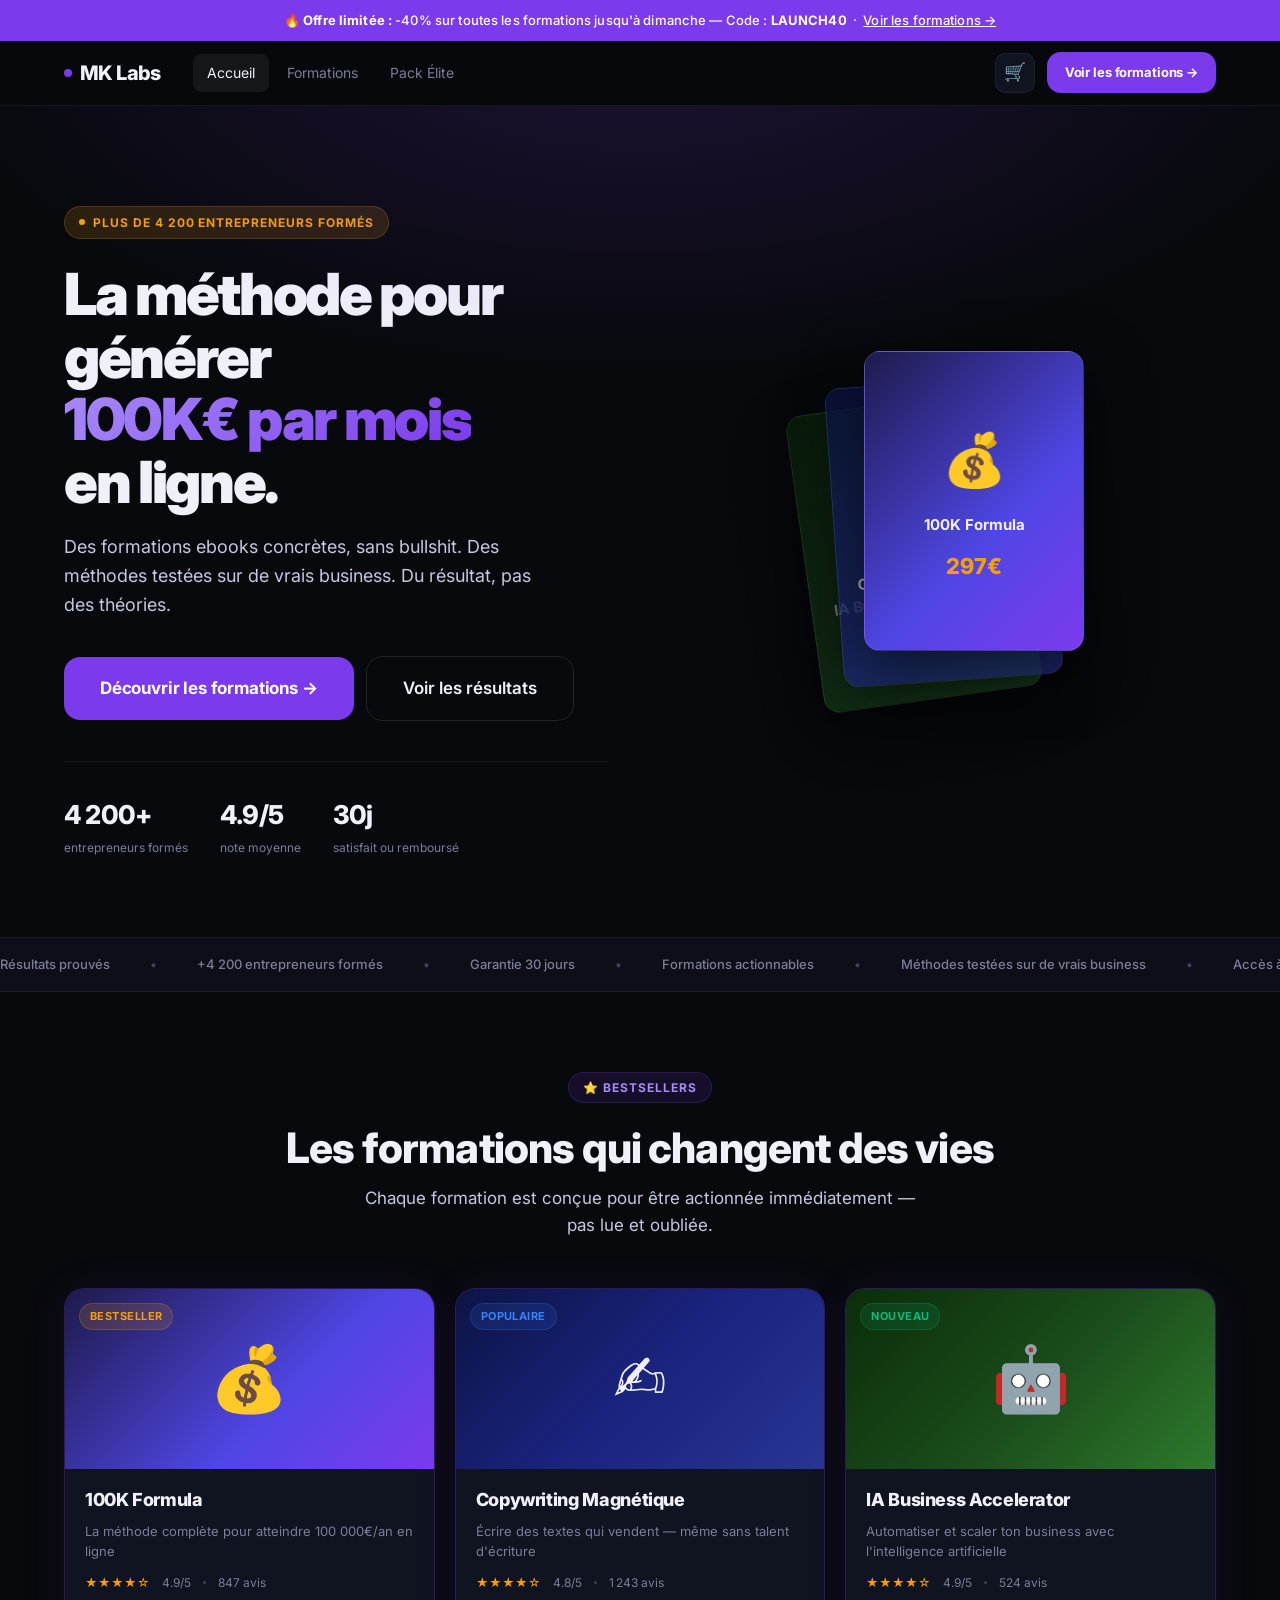
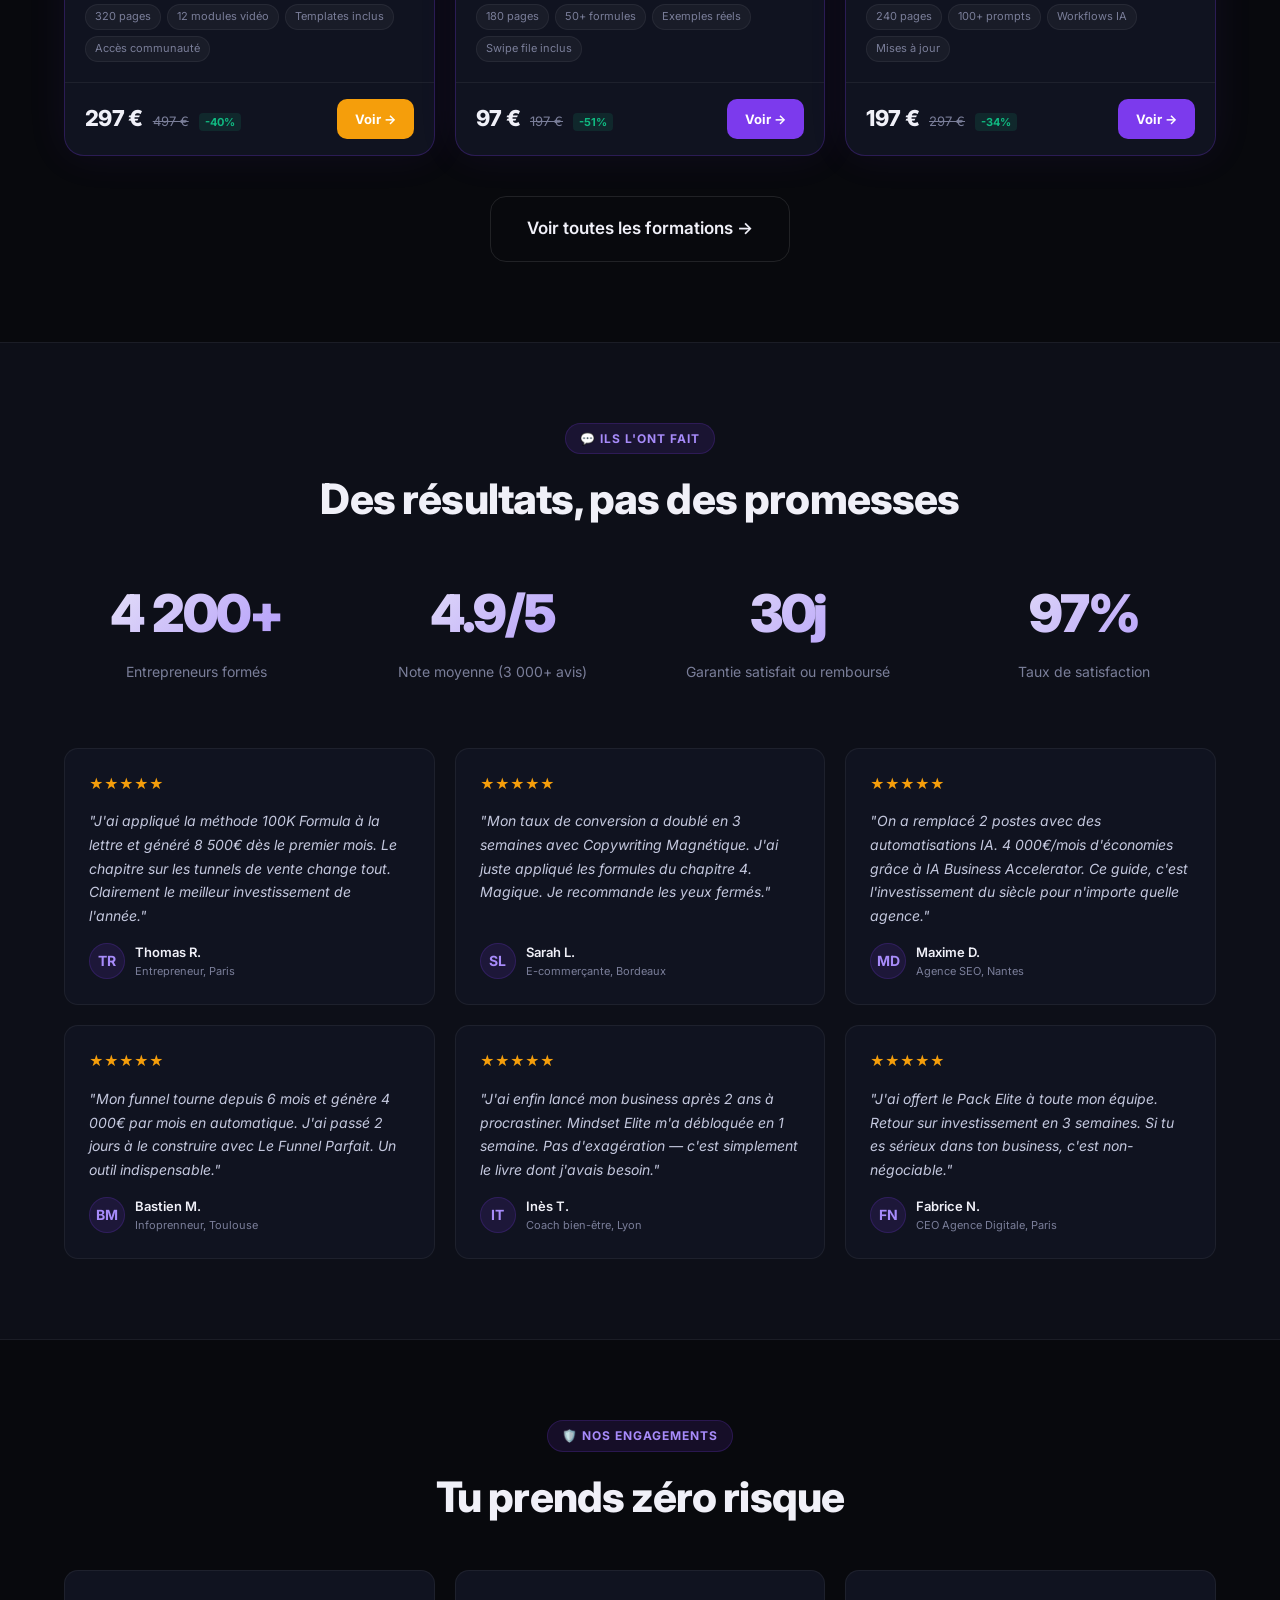
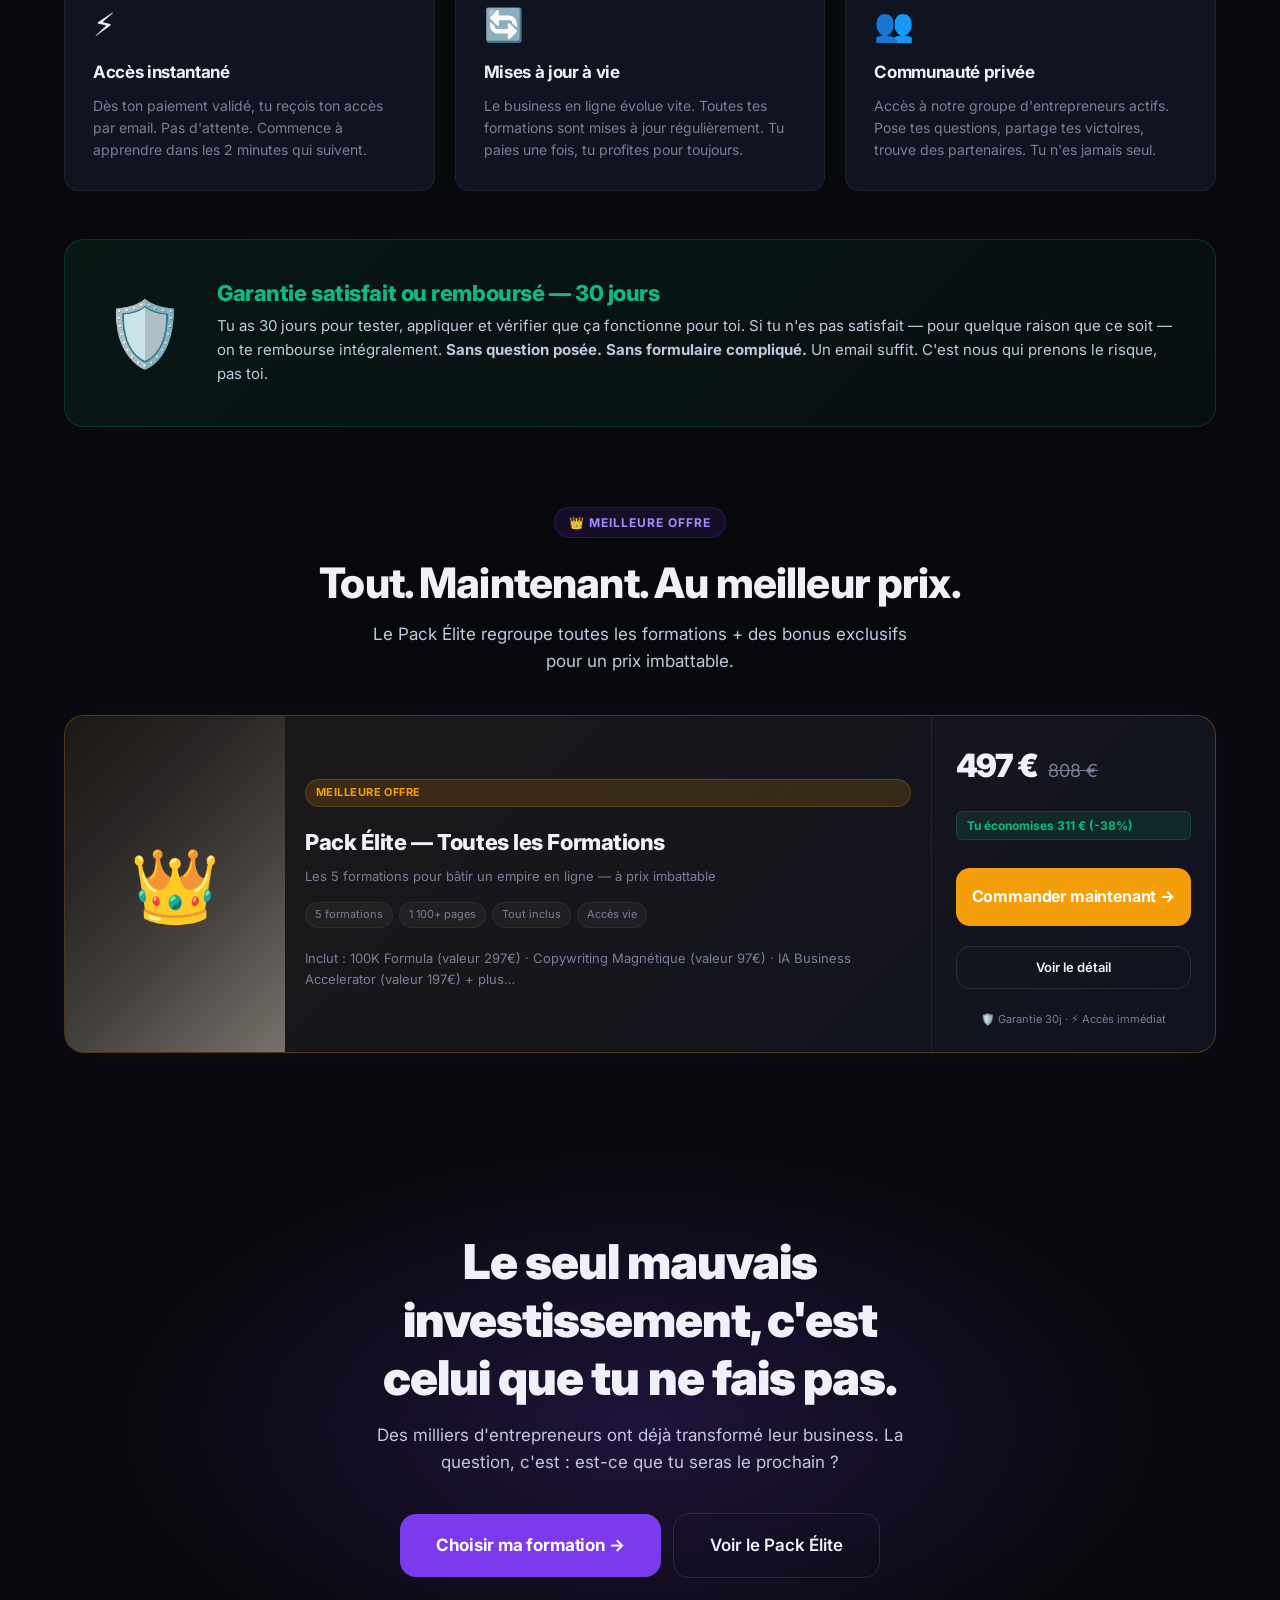
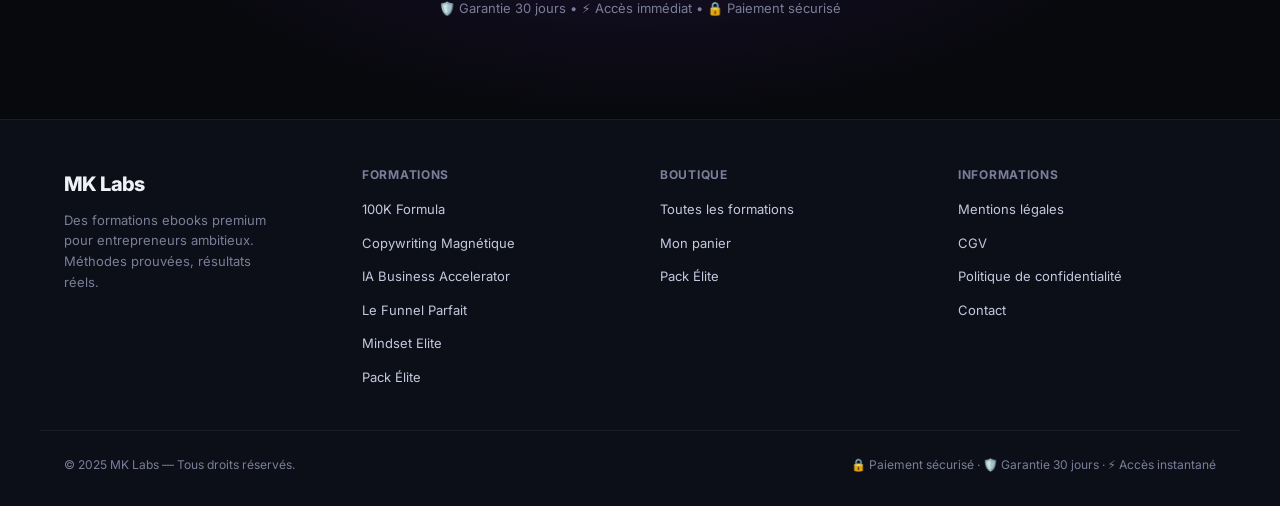
<file: store/index.html>
<!DOCTYPE html>
<html lang="fr">
<head>
  <meta charset="UTF-8" />
  <meta name="viewport" content="width=device-width, initial-scale=1.0" />
  <title>MK Labs — Formations Business en Ligne | Ebooks Premium</title>
  <meta name="description" content="Des formations ebooks concrètes pour générer tes premiers 10K€ par mois en ligne. Méthodes prouvées, résultats réels." />
  <meta name="theme-color" content="#08090d" />
  <link rel="canonical" href="/store/index.html" />
  <meta property="og:type" content="website" />
  <meta property="og:locale" content="fr_FR" />
  <meta property="og:title" content="MK Labs — Formations Business en Ligne" />
  <meta property="og:description" content="Des formations ebooks concrètes pour générer tes premiers 10K€ par mois en ligne." />
  <link rel="preconnect" href="https://fonts.googleapis.com" />
  <link rel="preconnect" href="https://fonts.gstatic.com" crossorigin />
  <link href="https://fonts.googleapis.com/css2?family=Inter:wght@400;500;600;700;800;900&display=swap" rel="stylesheet" />
  <link rel="stylesheet" href="css/store.css" />
</head>
<body>

  <!-- ============================================================
       TOP BANNER
       ============================================================ -->
  <div class="topBanner" role="banner">
    🔥 <strong>Offre limitée :</strong> -40% sur toutes les formations jusqu'à dimanche — Code : <strong>LAUNCH40</strong>
    &nbsp;·&nbsp; <a href="catalogue.html">Voir les formations →</a>
  </div>

  <!-- ============================================================
       NAV
       ============================================================ -->
  <nav class="nav" role="navigation" aria-label="Navigation principale">
    <div class="navInner">
      <a class="navBrand" href="index.html">
        <span class="dot"></span>MK Labs
      </a>
      <div class="navLinks">
        <a href="index.html" class="active">Accueil</a>
        <a href="catalogue.html">Formations</a>
        <a href="catalogue.html#pack">Pack Élite</a>
      </div>
      <div class="navRight">
        <a class="navCart" href="panier.html" aria-label="Panier">
          🛒
          <span class="cartBadge" aria-live="polite">0</span>
        </a>
        <a class="btnPrimary" href="catalogue.html" style="padding:10px 18px;font-size:13px;">
          Voir les formations →
        </a>
      </div>
    </div>
  </nav>

  <!-- ============================================================
       HERO
       ============================================================ -->
  <section class="hero" aria-label="Présentation">
    <div class="heroBg" aria-hidden="true"></div>
    <div class="heroInner">

      <div class="heroLeft">
        <div class="heroKicker">
          <span class="pulse"></span>
          Plus de 4 200 entrepreneurs formés
        </div>

        <h1 class="heroTitle">
          La méthode pour générer<br>
          <span class="gradient">100K€ par mois</span><br>
          en ligne.
        </h1>

        <p class="heroSub">
          Des formations ebooks concrètes, sans bullshit. Des méthodes testées
          sur de vrais business. Du résultat, pas des théories.
        </p>

        <div class="heroActions">
          <a class="btnPrimary lg" href="catalogue.html">
            Découvrir les formations →
          </a>
          <a class="btnSecondary lg" href="#proof">
            Voir les résultats
          </a>
        </div>

        <div class="heroStats" aria-label="Chiffres clés">
          <div class="heroStat">
            <div class="num">4 200+</div>
            <div class="label">entrepreneurs formés</div>
          </div>
          <div class="heroStat">
            <div class="num">4.9/5</div>
            <div class="label">note moyenne</div>
          </div>
          <div class="heroStat">
            <div class="num">30j</div>
            <div class="label">satisfait ou remboursé</div>
          </div>
        </div>
      </div>

      <div class="heroVisual" aria-hidden="true">
        <div class="ebookStack">
          <div class="ebookCard3D">
            <span class="emojiLarge">💰</span>
            <span class="ebookCardTitle">100K Formula</span>
            <span class="ebookCardPrice">297€</span>
          </div>
          <div class="ebookCard3D">
            <span class="emojiLarge">✍️</span>
            <span class="ebookCardTitle">Copywriting Magnétique</span>
          </div>
          <div class="ebookCard3D">
            <span class="emojiLarge">🤖</span>
            <span class="ebookCardTitle">IA Business Accelerator</span>
          </div>
        </div>
      </div>

    </div>
  </section>

  <!-- ============================================================
       MARQUEE
       ============================================================ -->
  <section class="marqueeSection" aria-hidden="true">
    <div class="marqueeTrack" id="marqueeTrack">
      <span>Résultats prouvés</span><span class="sep">•</span>
      <span>+4 200 entrepreneurs formés</span><span class="sep">•</span>
      <span>Garantie 30 jours</span><span class="sep">•</span>
      <span>Formations actionnables</span><span class="sep">•</span>
      <span>Méthodes testées sur de vrais business</span><span class="sep">•</span>
      <span>Accès à vie</span><span class="sep">•</span>
      <span>Mises à jour incluses</span><span class="sep">•</span>
      <span>Résultats prouvés</span><span class="sep">•</span>
      <span>+4 200 entrepreneurs formés</span><span class="sep">•</span>
      <span>Garantie 30 jours</span><span class="sep">•</span>
      <span>Formations actionnables</span><span class="sep">•</span>
      <span>Méthodes testées sur de vrais business</span><span class="sep">•</span>
      <span>Accès à vie</span><span class="sep">•</span>
      <span>Mises à jour incluses</span><span class="sep">•</span>
    </div>
  </section>

  <!-- ============================================================
       PRODUITS FEATURED
       ============================================================ -->
  <section class="productsSection" aria-label="Formations bestseller">
    <div class="wrap">
      <div class="center">
        <div class="sectionKicker">⭐ Bestsellers</div>
        <h2 class="sectionTitle">Les formations qui changent des vies</h2>
        <p class="sectionSub center" style="margin: 12px auto 0;">
          Chaque formation est conçue pour être actionnée immédiatement — pas lue et oubliée.
        </p>
      </div>

      <div class="productsGrid" id="featuredProducts">
        <!-- Injecté par JS -->
      </div>

      <div class="center" style="margin-top: 40px;">
        <a class="btnSecondary lg" href="catalogue.html">Voir toutes les formations →</a>
      </div>
    </div>
  </section>

  <!-- ============================================================
       SOCIAL PROOF
       ============================================================ -->
  <section class="proofSection" id="proof" aria-label="Preuves sociales">
    <div class="wrap">
      <div class="center" style="margin-bottom: 48px;">
        <div class="sectionKicker">💬 Ils l'ont fait</div>
        <h2 class="sectionTitle">Des résultats, pas des promesses</h2>
      </div>

      <div class="proofNumbers" aria-label="Chiffres">
        <div class="proofNum">
          <div class="number">4 200+</div>
          <div class="label">Entrepreneurs formés</div>
        </div>
        <div class="proofNum">
          <div class="number">4.9/5</div>
          <div class="label">Note moyenne (3 000+ avis)</div>
        </div>
        <div class="proofNum">
          <div class="number">30j</div>
          <div class="label">Garantie satisfait ou remboursé</div>
        </div>
        <div class="proofNum">
          <div class="number">97%</div>
          <div class="label">Taux de satisfaction</div>
        </div>
      </div>

      <div class="testimonialsGrid" aria-label="Témoignages">
        <div class="testimonialCard">
          <div class="testimonialStars">★★★★★</div>
          <p class="testimonialText">"J'ai appliqué la méthode 100K Formula à la lettre et généré 8 500€ dès le premier mois. Le chapitre sur les tunnels de vente change tout. Clairement le meilleur investissement de l'année."</p>
          <div class="testimonialAuthor">
            <div class="testimonialAvatar" aria-hidden="true">TR</div>
            <div>
              <div class="testimonialName">Thomas R.</div>
              <div class="testimonialRole">Entrepreneur, Paris</div>
            </div>
          </div>
        </div>
        <div class="testimonialCard">
          <div class="testimonialStars">★★★★★</div>
          <p class="testimonialText">"Mon taux de conversion a doublé en 3 semaines avec Copywriting Magnétique. J'ai juste appliqué les formules du chapitre 4. Magique. Je recommande les yeux fermés."</p>
          <div class="testimonialAuthor">
            <div class="testimonialAvatar" aria-hidden="true">SL</div>
            <div>
              <div class="testimonialName">Sarah L.</div>
              <div class="testimonialRole">E-commerçante, Bordeaux</div>
            </div>
          </div>
        </div>
        <div class="testimonialCard">
          <div class="testimonialStars">★★★★★</div>
          <p class="testimonialText">"On a remplacé 2 postes avec des automatisations IA. 4 000€/mois d'économies grâce à IA Business Accelerator. Ce guide, c'est l'investissement du siècle pour n'importe quelle agence."</p>
          <div class="testimonialAuthor">
            <div class="testimonialAvatar" aria-hidden="true">MD</div>
            <div>
              <div class="testimonialName">Maxime D.</div>
              <div class="testimonialRole">Agence SEO, Nantes</div>
            </div>
          </div>
        </div>
        <div class="testimonialCard">
          <div class="testimonialStars">★★★★★</div>
          <p class="testimonialText">"Mon funnel tourne depuis 6 mois et génère 4 000€ par mois en automatique. J'ai passé 2 jours à le construire avec Le Funnel Parfait. Un outil indispensable."</p>
          <div class="testimonialAuthor">
            <div class="testimonialAvatar" aria-hidden="true">BM</div>
            <div>
              <div class="testimonialName">Bastien M.</div>
              <div class="testimonialRole">Infoprenneur, Toulouse</div>
            </div>
          </div>
        </div>
        <div class="testimonialCard">
          <div class="testimonialStars">★★★★★</div>
          <p class="testimonialText">"J'ai enfin lancé mon business après 2 ans à procrastiner. Mindset Elite m'a débloquée en 1 semaine. Pas d'exagération — c'est simplement le livre dont j'avais besoin."</p>
          <div class="testimonialAuthor">
            <div class="testimonialAvatar" aria-hidden="true">IT</div>
            <div>
              <div class="testimonialName">Inès T.</div>
              <div class="testimonialRole">Coach bien-être, Lyon</div>
            </div>
          </div>
        </div>
        <div class="testimonialCard">
          <div class="testimonialStars">★★★★★</div>
          <p class="testimonialText">"J'ai offert le Pack Elite à toute mon équipe. Retour sur investissement en 3 semaines. Si tu es sérieux dans ton business, c'est non-négociable."</p>
          <div class="testimonialAuthor">
            <div class="testimonialAvatar" aria-hidden="true">FN</div>
            <div>
              <div class="testimonialName">Fabrice N.</div>
              <div class="testimonialRole">CEO Agence Digitale, Paris</div>
            </div>
          </div>
        </div>
      </div>
    </div>
  </section>

  <!-- ============================================================
       TRUST & GARANTIE
       ============================================================ -->
  <section class="trustSection" aria-label="Nos engagements">
    <div class="wrap">
      <div class="center">
        <div class="sectionKicker">🛡️ Nos engagements</div>
        <h2 class="sectionTitle">Tu prends zéro risque</h2>
      </div>

      <div class="trustGrid">
        <div class="trustCard">
          <div class="icon">⚡</div>
          <h3>Accès instantané</h3>
          <p>Dès ton paiement validé, tu reçois ton accès par email. Pas d'attente. Commence à apprendre dans les 2 minutes qui suivent.</p>
        </div>
        <div class="trustCard">
          <div class="icon">🔄</div>
          <h3>Mises à jour à vie</h3>
          <p>Le business en ligne évolue vite. Toutes tes formations sont mises à jour régulièrement. Tu paies une fois, tu profites pour toujours.</p>
        </div>
        <div class="trustCard">
          <div class="icon">👥</div>
          <h3>Communauté privée</h3>
          <p>Accès à notre groupe d'entrepreneurs actifs. Pose tes questions, partage tes victoires, trouve des partenaires. Tu n'es jamais seul.</p>
        </div>
      </div>

      <div class="guaranteeBox" aria-label="Garantie">
        <div class="guaranteeIcon" aria-hidden="true">🛡️</div>
        <div class="guaranteeContent">
          <h3>Garantie satisfait ou remboursé — 30 jours</h3>
          <p>
            Tu as 30 jours pour tester, appliquer et vérifier que ça fonctionne pour toi.
            Si tu n'es pas satisfait — pour quelque raison que ce soit — on te rembourse
            intégralement. <strong>Sans question posée. Sans formulaire compliqué.</strong>
            Un email suffit. C'est nous qui prenons le risque, pas toi.
          </p>
        </div>
      </div>
    </div>
  </section>

  <!-- ============================================================
       PACK HIGHLIGHT
       ============================================================ -->
  <section class="productsSection" style="padding-top: 0;" aria-label="Pack Elite" id="pack">
    <div class="wrap">
      <div class="center" style="margin-bottom: 40px;">
        <div class="sectionKicker">👑 Meilleure offre</div>
        <h2 class="sectionTitle">Tout. Maintenant. Au meilleur prix.</h2>
        <p class="sectionSub center" style="margin: 12px auto 0;">
          Le Pack Élite regroupe toutes les formations + des bonus exclusifs pour un prix imbattable.
        </p>
      </div>
      <div id="packProduct"><!-- injecté par JS --></div>
    </div>
  </section>

  <!-- ============================================================
       CTA BANNER
       ============================================================ -->
  <section class="ctaBanner" aria-label="Appel à l'action final">
    <div class="ctaBannerBg" aria-hidden="true"></div>
    <div class="ctaBannerInner">
      <h2 class="ctaBannerTitle">
        Le seul mauvais investissement, c'est celui que tu ne fais pas.
      </h2>
      <p class="ctaBannerSub">
        Des milliers d'entrepreneurs ont déjà transformé leur business. La question, c'est : est-ce que tu seras le prochain ?
      </p>
      <div class="ctaBannerActions">
        <a class="btnPrimary lg" href="catalogue.html">
          Choisir ma formation →
        </a>
        <a class="btnSecondary lg" href="catalogue.html#pack">
          Voir le Pack Élite
        </a>
      </div>
      <p style="margin-top: 20px; font-size: 13px; color: var(--muted);">
        🛡️ Garantie 30 jours • ⚡ Accès immédiat • 🔒 Paiement sécurisé
      </p>
    </div>
  </section>

  <!-- ============================================================
       FOOTER
       ============================================================ -->
  <footer class="footer" role="contentinfo">
    <div class="footerInner">
      <div class="footerBrand">
        <div class="footerBrandName">MK Labs</div>
        <p class="footerBrandDesc">Des formations ebooks premium pour entrepreneurs ambitieux. Méthodes prouvées, résultats réels.</p>
      </div>
      <div class="footerCol">
        <h4>Formations</h4>
        <ul>
          <li><a href="produit.html?id=100k-formula">100K Formula</a></li>
          <li><a href="produit.html?id=copywriting-magnetique">Copywriting Magnétique</a></li>
          <li><a href="produit.html?id=ia-business-accelerator">IA Business Accelerator</a></li>
          <li><a href="produit.html?id=funnel-parfait">Le Funnel Parfait</a></li>
          <li><a href="produit.html?id=mindset-elite">Mindset Elite</a></li>
          <li><a href="produit.html?id=pack-elite">Pack Élite</a></li>
        </ul>
      </div>
      <div class="footerCol">
        <h4>Boutique</h4>
        <ul>
          <li><a href="catalogue.html">Toutes les formations</a></li>
          <li><a href="panier.html">Mon panier</a></li>
          <li><a href="catalogue.html#pack">Pack Élite</a></li>
        </ul>
      </div>
      <div class="footerCol">
        <h4>Informations</h4>
        <ul>
          <li><a href="#">Mentions légales</a></li>
          <li><a href="#">CGV</a></li>
          <li><a href="#">Politique de confidentialité</a></li>
          <li><a href="mailto:contact@mklabs.fr">Contact</a></li>
        </ul>
      </div>
    </div>
    <div class="footerBottom">
      <p>© 2025 MK Labs — Tous droits réservés.</p>
      <p>🔒 Paiement sécurisé · 🛡️ Garantie 30 jours · ⚡ Accès instantané</p>
    </div>
  </footer>

  <!-- ============================================================
       SCRIPTS
       ============================================================ -->
  <script src="js/products.js"></script>
  <script src="js/cart.js"></script>
  <script>
  (function () {
    /* --- Render featured products --- */
    const featured = MK_PRODUCTS.filter(p => p.featured && !p.pack);
    const container = document.getElementById("featuredProducts");
    if (container) {
      container.innerHTML = featured.map(p => renderCard(p)).join("");
    }

    /* --- Render pack --- */
    const packContainer = document.getElementById("packProduct");
    const pack = MK_PRODUCTS.find(p => p.pack);
    if (packContainer && pack) {
      packContainer.innerHTML = renderPackCard(pack);
    }

    cartUpdateBadge();

    function discount(p) {
      if (!p.oldPrice) return 0;
      return Math.round((1 - p.price / p.oldPrice) * 100);
    }

    function stars(n) {
      return "★".repeat(Math.floor(n)) + (n % 1 >= 0.5 ? "☆" : "");
    }

    function renderCard(p) {
      const disc = discount(p);
      return `
      <article class="productCard${p.featured ? " featured" : ""}" onclick="window.location.href='produit.html?id=${p.id}'" role="link" tabindex="0" aria-label="${p.title}">
        <div class="cardCover" style="background:${p.cover.gradient};">
          <span aria-hidden="true">${p.cover.emoji}</span>
          <span class="cardCoverBadge badge ${p.badgeColor}">${p.badge}</span>
        </div>
        <div class="cardBody">
          <h3 class="cardTitle">${p.title}</h3>
          <p class="cardSub">${p.subtitle}</p>
          <div class="cardMeta">
            <span class="stars" aria-label="Note ${p.rating}/5">${stars(p.rating)}</span>
            <span>${p.rating}/5</span>
            <span class="dot" aria-hidden="true"></span>
            <span>${p.reviews.toLocaleString("fr-FR")} avis</span>
          </div>
          <div class="cardHighlights">
            ${p.highlights.map(h => `<span class="cardHighlight">${h}</span>`).join("")}
          </div>
        </div>
        <div class="cardFooter">
          <div class="cardPricing">
            <span class="cardPrice">${formatPrice(p.price)}</span>
            ${p.oldPrice ? `<span class="cardOldPrice">${formatPrice(p.oldPrice)}</span>` : ""}
            ${disc > 0 ? `<span class="cardDiscount">-${disc}%</span>` : ""}
          </div>
          <a class="cardCta${p.badgeColor === "gold" ? " gold" : ""}" href="produit.html?id=${p.id}" onclick="event.stopPropagation()">
            Voir →
          </a>
        </div>
      </article>`;
    }

    function renderPackCard(p) {
      const disc = discount(p);
      const inCart = cartGet().some(i => i.id === p.id);
      return `
      <article class="productCard packCard featured" aria-label="${p.title}">
        <div class="cardCover" style="background:${p.cover.gradient};">
          <span style="font-size:72px;" aria-hidden="true">${p.cover.emoji}</span>
        </div>
        <div class="cardBody">
          <div class="badge gold" style="margin-bottom:10px;">${p.badge}</div>
          <h3 class="cardTitle" style="font-size:22px;">${p.title}</h3>
          <p class="cardSub">${p.subtitle}</p>
          <div class="cardHighlights" style="margin-top:4px;">
            ${p.highlights.map(h => `<span class="cardHighlight">${h}</span>`).join("")}
          </div>
          <div style="font-size:13px;color:var(--muted);margin-top:8px;">
            Inclut : ${p.includes.slice(0,3).join(" · ")} + plus…
          </div>
        </div>
        <div class="cardFooter" style="flex-direction:column;align-items:stretch;padding:24px;border-left:1px solid var(--border);border-top:none;min-width:220px;">
          <div class="buyBoxPrice" style="margin-bottom:8px;">
            <span class="current" style="font-size:32px;">${formatPrice(p.price)}</span>
            <span class="old">${formatPrice(p.oldPrice)}</span>
          </div>
          ${disc > 0 ? `<div class="buyBoxSaving" style="margin-bottom:16px;">Tu économises ${formatPrice(p.oldPrice - p.price)} (-${disc}%)</div>` : ""}
          <a class="btnPrimary gold checkoutBtn" href="${p.checkoutUrl}" id="packCta" style="text-align:center;justify-content:center;margin-bottom:8px;">
            ${inCart ? "✓ Dans le panier" : "Commander maintenant →"}
          </a>
          <a class="btnSecondary" href="produit.html?id=${p.id}" style="text-align:center;justify-content:center;font-size:13px;padding:10px;">
            Voir le détail
          </a>
          <p style="font-size:11px;color:var(--muted);text-align:center;margin-top:10px;">🛡️ Garantie 30j · ⚡ Accès immédiat</p>
        </div>
      </article>`;
    }
  })();
  </script>

</body>
</html>
</file>
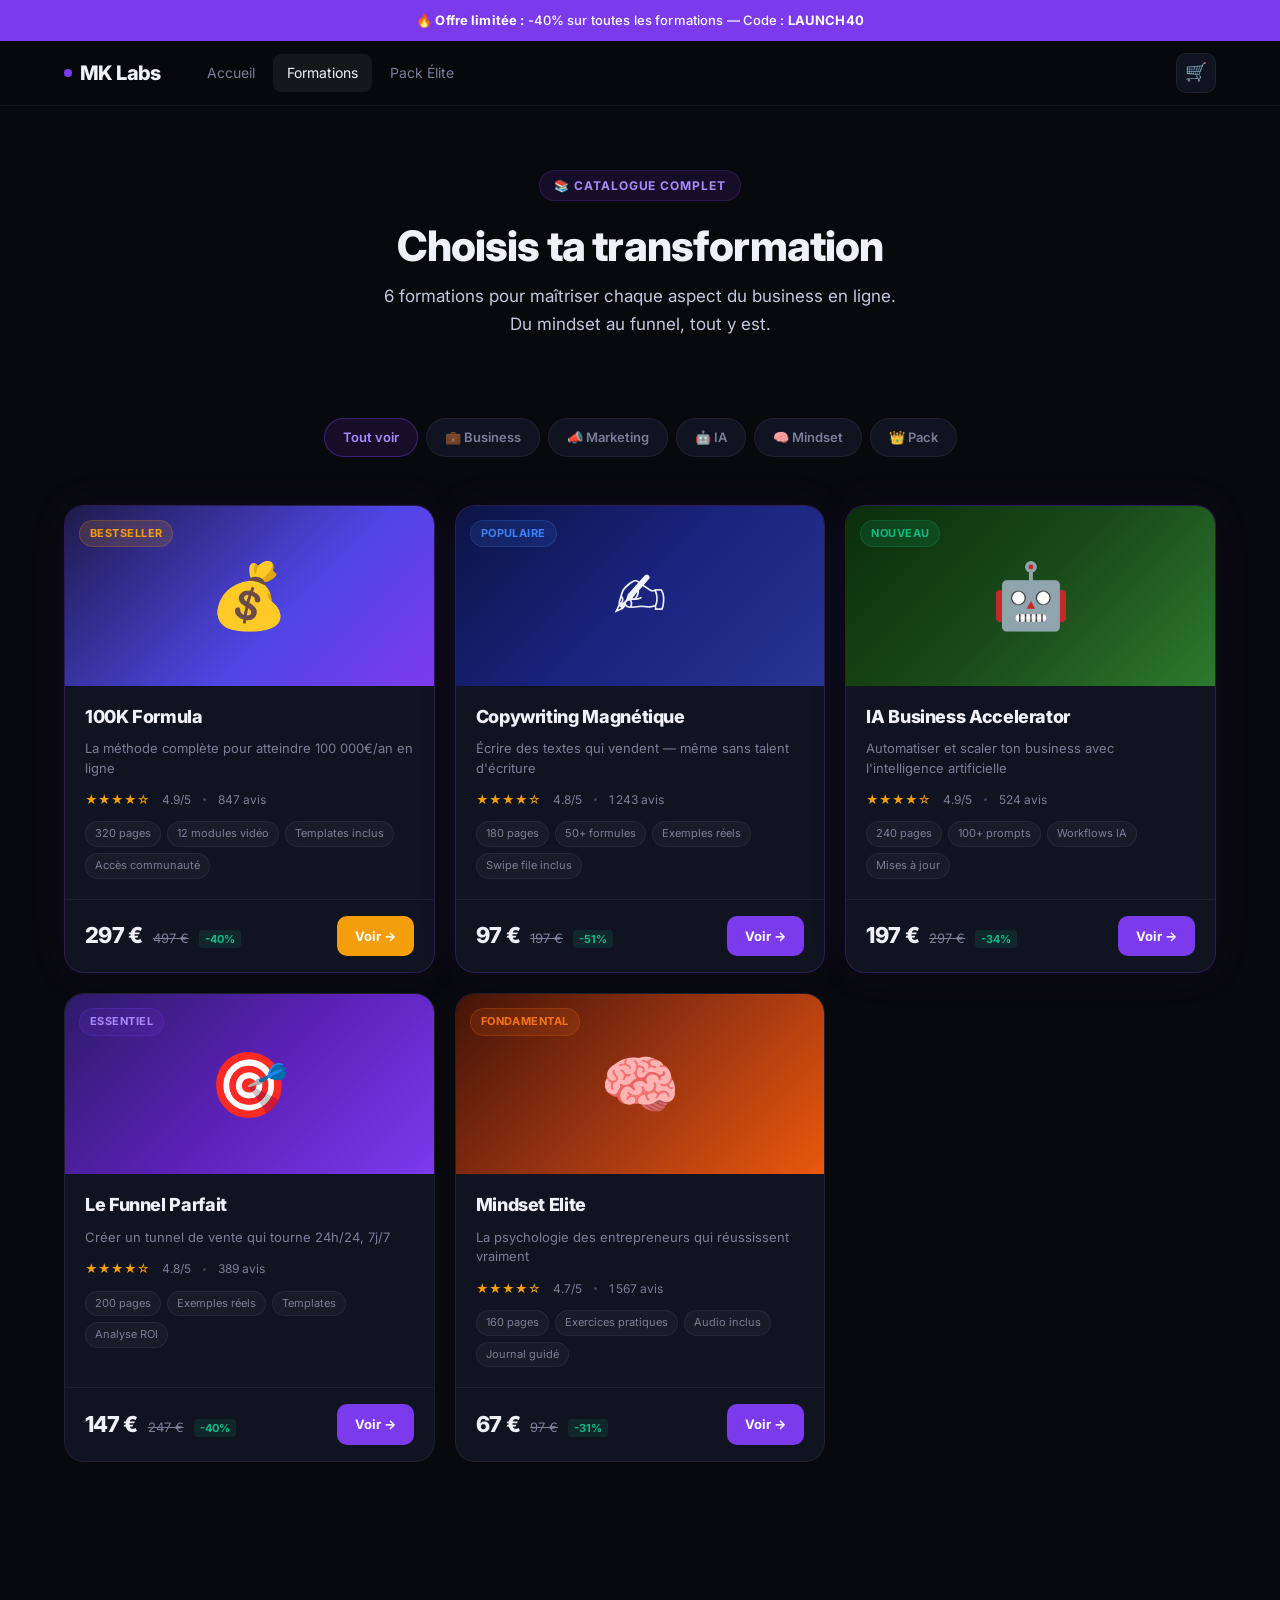
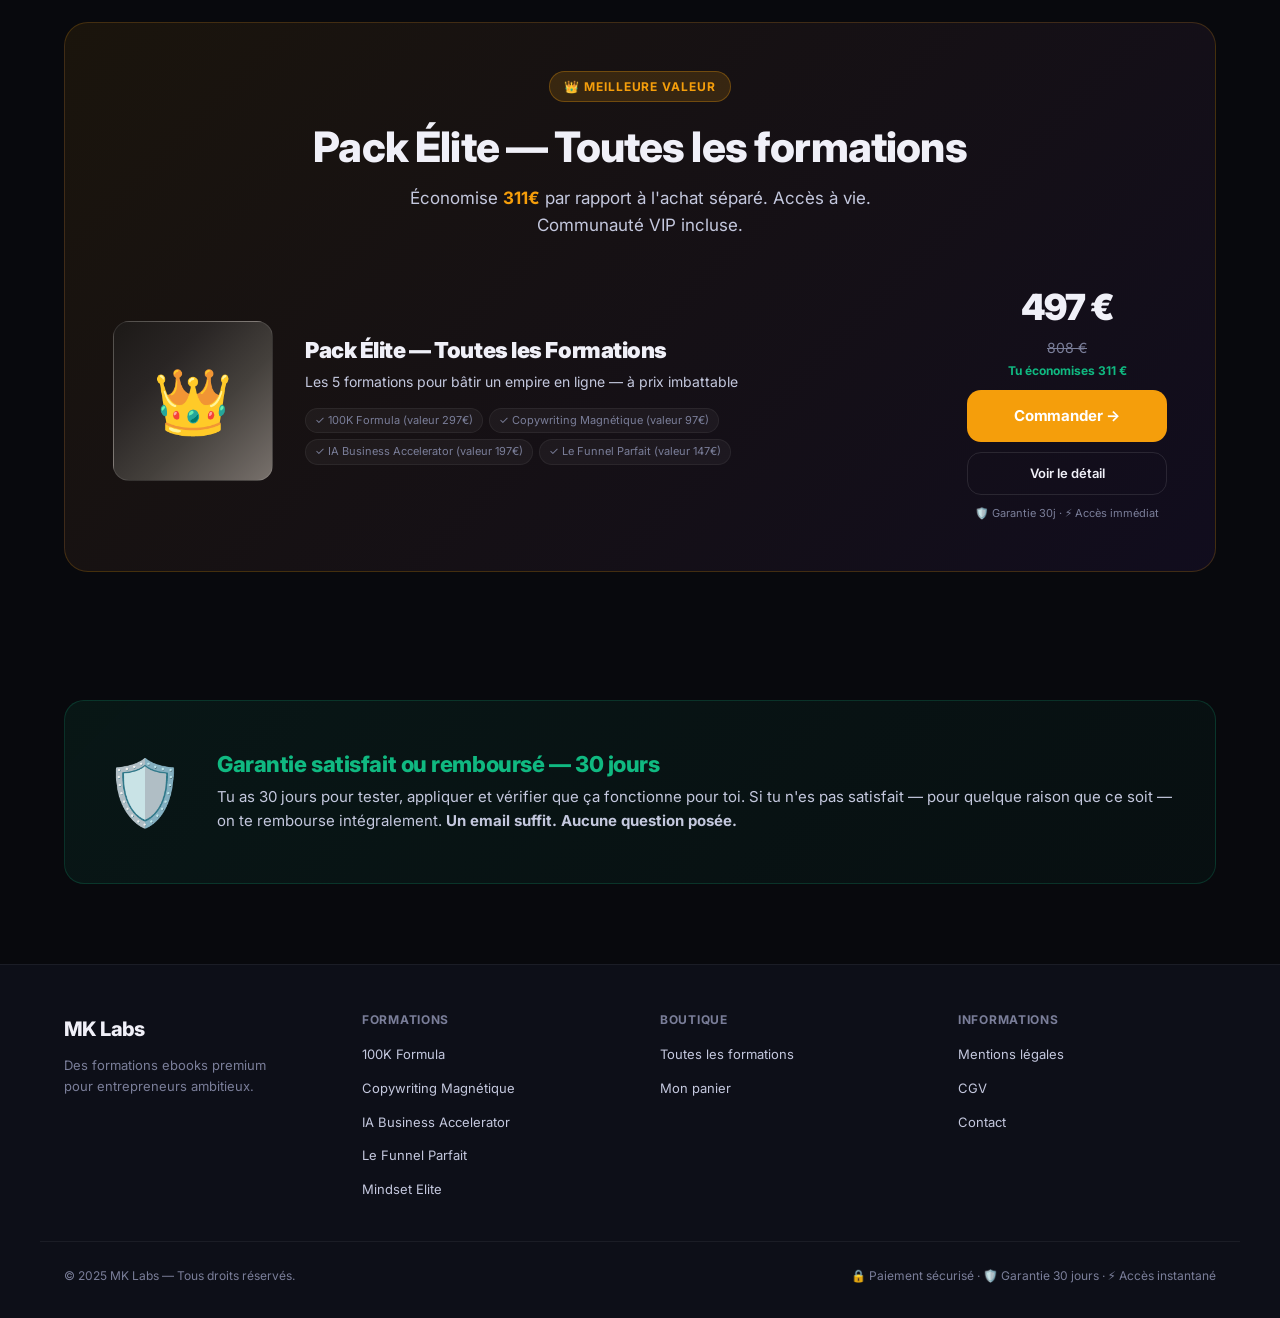
<file: store/catalogue.html>
<!DOCTYPE html>
<html lang="fr">
<head>
  <meta charset="UTF-8" />
  <meta name="viewport" content="width=device-width, initial-scale=1.0" />
  <title>Catalogue — MK Labs | Toutes les Formations</title>
  <meta name="description" content="Toutes les formations MK Labs : business, copywriting, IA, funnels, mindset. Choisissez votre prochaine transformation." />
  <meta name="theme-color" content="#08090d" />
  <link rel="canonical" href="/store/catalogue.html" />
  <meta property="og:type" content="website" />
  <meta property="og:locale" content="fr_FR" />
  <meta property="og:title" content="Catalogue — MK Labs | Toutes les Formations" />
  <meta property="og:description" content="Toutes les formations MK Labs : business, copywriting, IA, funnels, mindset." />
  <link rel="preconnect" href="https://fonts.googleapis.com" />
  <link rel="preconnect" href="https://fonts.gstatic.com" crossorigin />
  <link href="https://fonts.googleapis.com/css2?family=Inter:wght@400;500;600;700;800;900&display=swap" rel="stylesheet" />
  <link rel="stylesheet" href="css/store.css" />
</head>
<body>

  <!-- ============================================================
       TOP BANNER
       ============================================================ -->
  <div class="topBanner" role="banner">
    🔥 <strong>Offre limitée :</strong> -40% sur toutes les formations — Code : <strong>LAUNCH40</strong>
  </div>

  <!-- ============================================================
       NAV
       ============================================================ -->
  <nav class="nav" role="navigation" aria-label="Navigation principale">
    <div class="navInner">
      <a class="navBrand" href="index.html">
        <span class="dot"></span>MK Labs
      </a>
      <div class="navLinks">
        <a href="index.html">Accueil</a>
        <a href="catalogue.html" class="active">Formations</a>
        <a href="#pack">Pack Élite</a>
      </div>
      <div class="navRight">
        <a class="navCart" href="panier.html" aria-label="Panier">
          🛒
          <span class="cartBadge" aria-live="polite">0</span>
        </a>
      </div>
    </div>
  </nav>

  <!-- ============================================================
       HERO CATALOGUE
       ============================================================ -->
  <section class="catalogueHero" aria-label="En-tête catalogue">
    <div class="wrap">
      <div class="sectionKicker">📚 Catalogue complet</div>
      <h1 class="sectionTitle">Choisis ta transformation</h1>
      <p class="sectionSub center" style="margin: 12px auto 0; max-width: 520px;">
        6 formations pour maîtriser chaque aspect du business en ligne. Du mindset au funnel, tout y est.
      </p>
    </div>
  </section>

  <!-- ============================================================
       FILTER BAR
       ============================================================ -->
  <div class="wrap">
    <div class="filterBar" role="group" aria-label="Filtrer par catégorie">
      <button class="filterBtn active" data-filter="all" type="button">Tout voir</button>
      <button class="filterBtn" data-filter="business" type="button">💼 Business</button>
      <button class="filterBtn" data-filter="marketing" type="button">📣 Marketing</button>
      <button class="filterBtn" data-filter="ia" type="button">🤖 IA</button>
      <button class="filterBtn" data-filter="mindset" type="button">🧠 Mindset</button>
      <button class="filterBtn" data-filter="pack" type="button">👑 Pack</button>
    </div>
  </div>

  <!-- ============================================================
       GRILLE PRODUITS
       ============================================================ -->
  <section class="productsSection" style="padding-top: 0;" aria-label="Liste des formations">
    <div class="wrap">
      <div class="productsGrid" id="catalogueGrid">
        <!-- Injecté par JS -->
      </div>
    </div>
  </section>

  <!-- ============================================================
       PACK SECTION
       ============================================================ -->
  <section class="productsSection" id="pack" aria-label="Pack Élite">
    <div class="wrap">
      <div style="background: linear-gradient(135deg, rgba(245,158,11,0.08), rgba(124,58,237,0.08)); border: 1px solid rgba(245,158,11,0.2); border-radius: 24px; padding: 48px;">
        <div class="center" style="margin-bottom: 40px;">
          <div class="sectionKicker" style="background:var(--gold-soft);border-color:rgba(245,158,11,0.3);color:var(--gold);">👑 Meilleure valeur</div>
          <h2 class="sectionTitle">Pack Élite — Toutes les formations</h2>
          <p class="sectionSub center" style="margin: 12px auto 0;">
            Économise <strong style="color:var(--gold);">311€</strong> par rapport à l'achat séparé. Accès à vie. Communauté VIP incluse.
          </p>
        </div>
        <div id="packInCatalogue"><!-- injecté par JS --></div>
      </div>
    </div>
  </section>

  <!-- ============================================================
       GARANTIE
       ============================================================ -->
  <section class="trustSection" style="padding-top: 0;" aria-label="Garantie">
    <div class="wrap">
      <div class="guaranteeBox">
        <div class="guaranteeIcon" aria-hidden="true">🛡️</div>
        <div class="guaranteeContent">
          <h3>Garantie satisfait ou remboursé — 30 jours</h3>
          <p>
            Tu as 30 jours pour tester, appliquer et vérifier que ça fonctionne pour toi.
            Si tu n'es pas satisfait — pour quelque raison que ce soit — on te rembourse intégralement.
            <strong>Un email suffit. Aucune question posée.</strong>
          </p>
        </div>
      </div>
    </div>
  </section>

  <!-- ============================================================
       FOOTER
       ============================================================ -->
  <footer class="footer" role="contentinfo">
    <div class="footerInner">
      <div class="footerBrand">
        <div class="footerBrandName">MK Labs</div>
        <p class="footerBrandDesc">Des formations ebooks premium pour entrepreneurs ambitieux.</p>
      </div>
      <div class="footerCol">
        <h4>Formations</h4>
        <ul>
          <li><a href="produit.html?id=100k-formula">100K Formula</a></li>
          <li><a href="produit.html?id=copywriting-magnetique">Copywriting Magnétique</a></li>
          <li><a href="produit.html?id=ia-business-accelerator">IA Business Accelerator</a></li>
          <li><a href="produit.html?id=funnel-parfait">Le Funnel Parfait</a></li>
          <li><a href="produit.html?id=mindset-elite">Mindset Elite</a></li>
        </ul>
      </div>
      <div class="footerCol">
        <h4>Boutique</h4>
        <ul>
          <li><a href="catalogue.html">Toutes les formations</a></li>
          <li><a href="panier.html">Mon panier</a></li>
        </ul>
      </div>
      <div class="footerCol">
        <h4>Informations</h4>
        <ul>
          <li><a href="#">Mentions légales</a></li>
          <li><a href="#">CGV</a></li>
          <li><a href="mailto:contact@mklabs.fr">Contact</a></li>
        </ul>
      </div>
    </div>
    <div class="footerBottom">
      <p>© 2025 MK Labs — Tous droits réservés.</p>
      <p>🔒 Paiement sécurisé · 🛡️ Garantie 30 jours · ⚡ Accès instantané</p>
    </div>
  </footer>

  <!-- ============================================================
       SCRIPTS
       ============================================================ -->
  <script src="js/products.js"></script>
  <script src="js/cart.js"></script>
  <script>
  (function () {
    let currentFilter = "all";
    const grid = document.getElementById("catalogueGrid");
    const packContainer = document.getElementById("packInCatalogue");

    function discount(p) {
      if (!p.oldPrice) return 0;
      return Math.round((1 - p.price / p.oldPrice) * 100);
    }
    function stars(n) {
      return "★".repeat(Math.floor(n)) + (n % 1 >= 0.5 ? "☆" : "");
    }

    function renderCard(p) {
      const disc = discount(p);
      return `
      <article class="productCard${p.featured ? " featured" : ""}" data-cat="${p.category}" onclick="window.location.href='produit.html?id=${p.id}'" role="link" tabindex="0" aria-label="${p.title}">
        <div class="cardCover" style="background:${p.cover.gradient};">
          <span aria-hidden="true">${p.cover.emoji}</span>
          <span class="cardCoverBadge badge ${p.badgeColor}">${p.badge}</span>
        </div>
        <div class="cardBody">
          <h3 class="cardTitle">${p.title}</h3>
          <p class="cardSub">${p.subtitle}</p>
          <div class="cardMeta">
            <span class="stars" aria-label="Note ${p.rating}/5">${stars(p.rating)}</span>
            <span>${p.rating}/5</span>
            <span class="dot" aria-hidden="true"></span>
            <span>${p.reviews.toLocaleString("fr-FR")} avis</span>
          </div>
          <div class="cardHighlights">
            ${p.highlights.map(h => `<span class="cardHighlight">${h}</span>`).join("")}
          </div>
        </div>
        <div class="cardFooter">
          <div class="cardPricing">
            <span class="cardPrice">${formatPrice(p.price)}</span>
            ${p.oldPrice ? `<span class="cardOldPrice">${formatPrice(p.oldPrice)}</span>` : ""}
            ${disc > 0 ? `<span class="cardDiscount">-${disc}%</span>` : ""}
          </div>
          <a class="cardCta${p.badgeColor === "gold" ? " gold" : ""}" href="produit.html?id=${p.id}" onclick="event.stopPropagation()">
            Voir →
          </a>
        </div>
      </article>`;
    }

    function renderGrid(filter) {
      const products = MK_PRODUCTS.filter(p => !p.pack);
      const filtered = filter === "all" ? products : products.filter(p => p.category === filter);
      grid.innerHTML = filtered.length
        ? filtered.map(p => renderCard(p)).join("")
        : `<div style="grid-column:1/-1;text-align:center;padding:60px;color:var(--muted);">Aucune formation dans cette catégorie.</div>`;
    }

    function renderPack() {
      const pack = MK_PRODUCTS.find(p => p.pack);
      if (!pack || !packContainer) return;
      const disc = discount(pack);
      packContainer.innerHTML = `
        <div style="display:grid;grid-template-columns:160px 1fr auto;gap:32px;align-items:center;" class="packGridInner">
          <div style="background:${pack.cover.gradient};border-radius:16px;height:160px;display:flex;align-items:center;justify-content:center;font-size:64px;border:1px solid rgba(255,255,255,0.1);">
            ${pack.cover.emoji}
          </div>
          <div>
            <h3 style="font-size:22px;font-weight:900;margin-bottom:8px;">${pack.title}</h3>
            <p style="font-size:14px;color:var(--text2);margin-bottom:14px;">${pack.subtitle}</p>
            <div style="display:flex;flex-wrap:wrap;gap:6px;">
              ${pack.includes.slice(0,4).map(inc => `<span class="cardHighlight">✓ ${inc}</span>`).join("")}
            </div>
          </div>
          <div style="display:flex;flex-direction:column;gap:10px;align-items:stretch;min-width:200px;">
            <div style="text-align:center;">
              <div style="font-size:36px;font-weight:900;letter-spacing:-0.04em;">${formatPrice(pack.price)}</div>
              <div style="font-size:14px;color:var(--muted);text-decoration:line-through;">${formatPrice(pack.oldPrice)}</div>
              ${disc > 0 ? `<div style="color:var(--green);font-size:12px;font-weight:700;margin-top:2px;">Tu économises ${formatPrice(pack.oldPrice - pack.price)}</div>` : ""}
            </div>
            <a class="btnPrimary gold" href="${pack.checkoutUrl}" style="text-align:center;justify-content:center;">Commander →</a>
            <a class="btnSecondary" href="produit.html?id=${pack.id}" style="text-align:center;justify-content:center;font-size:13px;padding:10px;">Voir le détail</a>
            <p style="font-size:11px;color:var(--muted);text-align:center;">🛡️ Garantie 30j · ⚡ Accès immédiat</p>
          </div>
        </div>`;
    }

    /* Filter buttons */
    document.querySelectorAll(".filterBtn").forEach(btn => {
      btn.addEventListener("click", () => {
        document.querySelectorAll(".filterBtn").forEach(b => b.classList.remove("active"));
        btn.classList.add("active");
        currentFilter = btn.dataset.filter;
        if (currentFilter === "pack") {
          document.getElementById("pack").scrollIntoView({ behavior: "smooth", block: "start" });
          currentFilter = "all";
          renderGrid("all");
          document.querySelector(".filterBtn[data-filter='all']").classList.add("active");
        } else {
          renderGrid(currentFilter);
        }
      });
    });

    renderGrid("all");
    renderPack();
    cartUpdateBadge();

    /* Keyboard accessibility for cards */
    document.addEventListener("keydown", e => {
      if (e.key === "Enter" && e.target.classList.contains("productCard")) {
        e.target.click();
      }
    });
  })();
  </script>

  <style>
    @media (max-width: 700px) {
      .packGridInner { grid-template-columns: 1fr !important; }
    }
  </style>

</body>
</html>
</file>
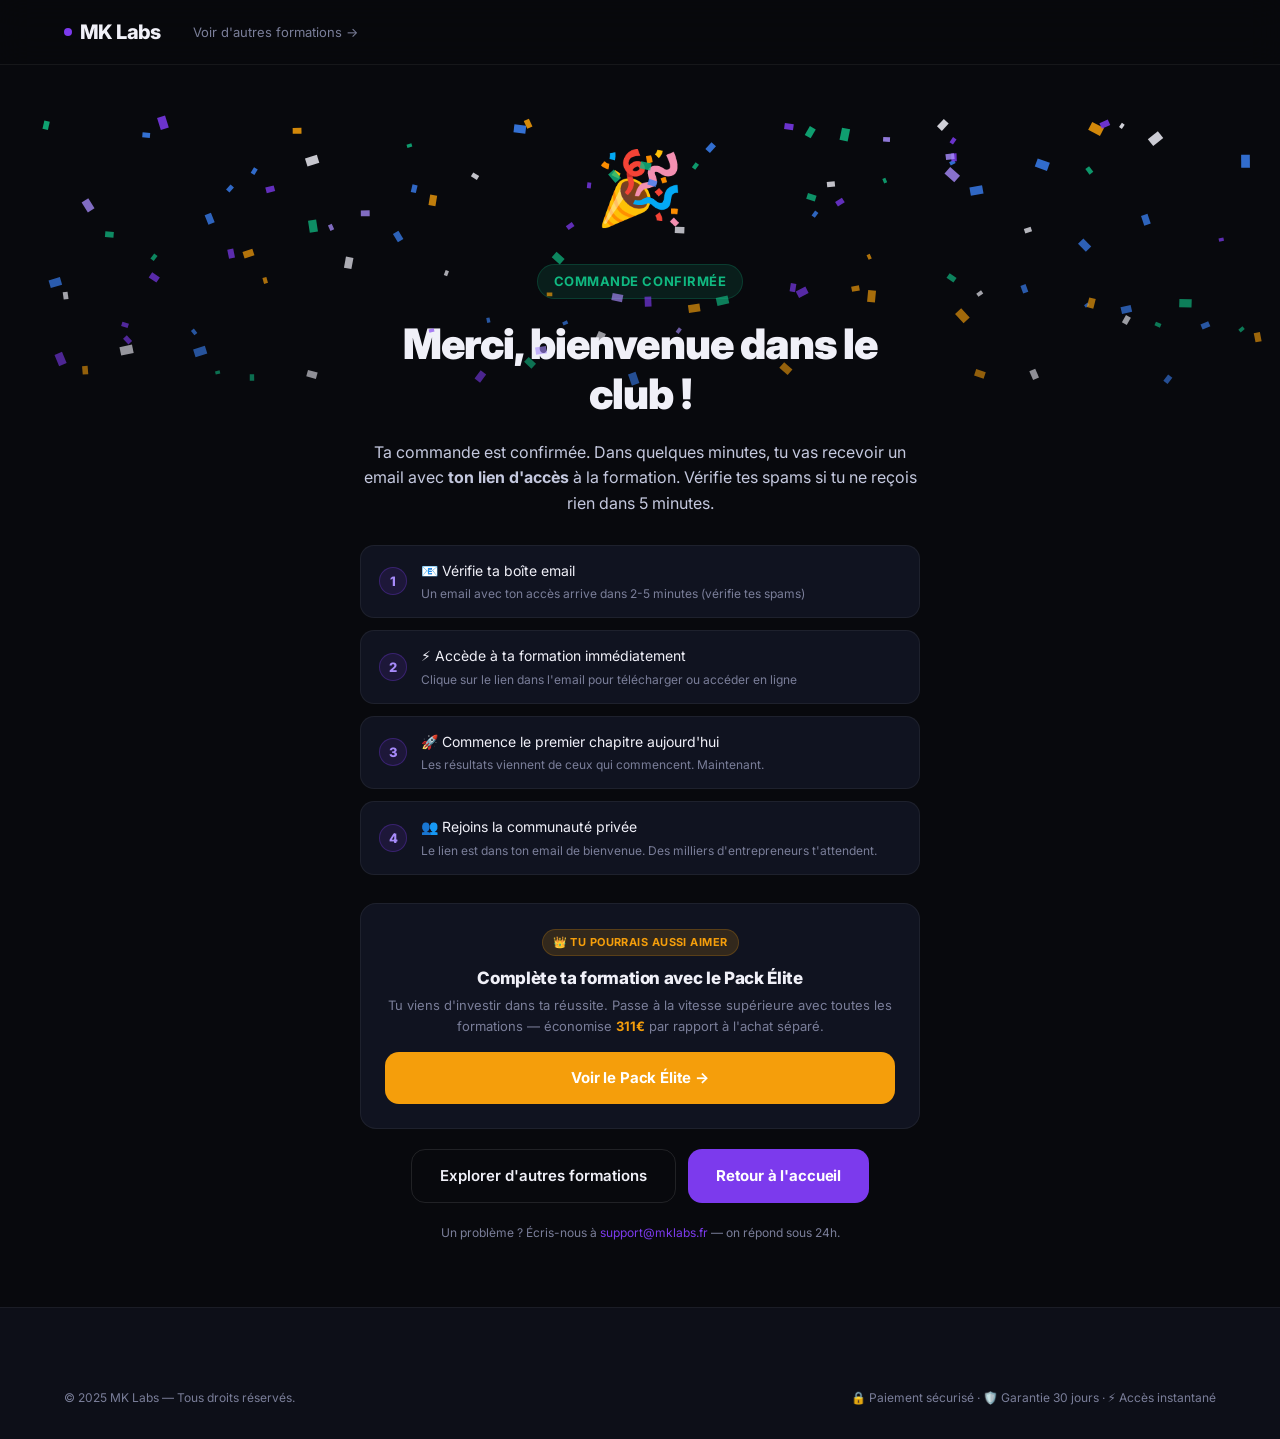
<file: store/merci.html>
<!DOCTYPE html>
<html lang="fr">
<head>
  <meta charset="UTF-8" />
  <meta name="viewport" content="width=device-width, initial-scale=1.0" />
  <title>Merci pour ta commande — MK Labs</title>
  <meta name="description" content="Merci pour votre achat — MK Labs. Votre formation est en route." />
  <meta name="theme-color" content="#08090d" />
  <meta name="robots" content="noindex" />
  <link rel="preconnect" href="https://fonts.googleapis.com" />
  <link rel="preconnect" href="https://fonts.gstatic.com" crossorigin />
  <link href="https://fonts.googleapis.com/css2?family=Inter:wght@400;500;600;700;800;900&display=swap" rel="stylesheet" />
  <link rel="stylesheet" href="css/store.css" />
</head>
<body>

  <!-- ============================================================
       NAV (minimale post-achat)
       ============================================================ -->
  <nav class="nav" role="navigation" aria-label="Navigation principale">
    <div class="navInner">
      <a class="navBrand" href="index.html">
        <span class="dot"></span>MK Labs
      </a>
      <div class="navRight">
        <a href="catalogue.html" style="font-size:13px;color:var(--muted);">Voir d'autres formations →</a>
      </div>
    </div>
  </nav>

  <!-- ============================================================
       MERCI
       ============================================================ -->
  <main class="merciPage" aria-label="Confirmation de commande">
    <div class="merciBox">

      <div class="merciIcon" aria-hidden="true">🎉</div>

      <div class="badge green" style="font-size:13px;padding:6px 16px;">Commande confirmée</div>

      <h1 class="merciTitle">Merci, bienvenue dans le club !</h1>

      <p class="merciSub">
        Ta commande est confirmée. Dans quelques minutes, tu vas recevoir un email
        avec <strong>ton lien d'accès</strong> à la formation.
        Vérifie tes spams si tu ne reçois rien dans 5 minutes.
      </p>

      <!-- Steps -->
      <div class="merciSteps" aria-label="Prochaines étapes">
        <div class="merciStep">
          <div class="num" aria-hidden="true">1</div>
          <div>
            <div class="text">📧 Vérifie ta boîte email</div>
            <div class="subtext">Un email avec ton accès arrive dans 2-5 minutes (vérifie tes spams)</div>
          </div>
        </div>
        <div class="merciStep">
          <div class="num" aria-hidden="true">2</div>
          <div>
            <div class="text">⚡ Accède à ta formation immédiatement</div>
            <div class="subtext">Clique sur le lien dans l'email pour télécharger ou accéder en ligne</div>
          </div>
        </div>
        <div class="merciStep">
          <div class="num" aria-hidden="true">3</div>
          <div>
            <div class="text">🚀 Commence le premier chapitre aujourd'hui</div>
            <div class="subtext">Les résultats viennent de ceux qui commencent. Maintenant.</div>
          </div>
        </div>
        <div class="merciStep">
          <div class="num" aria-hidden="true">4</div>
          <div>
            <div class="text">👥 Rejoins la communauté privée</div>
            <div class="subtext">Le lien est dans ton email de bienvenue. Des milliers d'entrepreneurs t'attendent.</div>
          </div>
        </div>
      </div>

      <!-- Upsell -->
      <div id="upsellBox" style="width:100%;background:var(--bg-card);border:1px solid var(--border);border-radius:16px;padding:24px;display:none;" aria-label="Offre complémentaire">
        <div class="badge gold" style="margin-bottom:12px;">👑 Tu pourrais aussi aimer</div>
        <h3 style="font-size:17px;font-weight:800;margin-bottom:6px;">Complète ta formation avec le Pack Élite</h3>
        <p style="font-size:13px;color:var(--muted);margin-bottom:16px;">
          Tu viens d'investir dans ta réussite. Passe à la vitesse supérieure avec toutes les formations —
          économise <strong style="color:var(--gold);">311€</strong> par rapport à l'achat séparé.
        </p>
        <a class="btnPrimary gold" href="produit.html?id=pack-elite" style="width:100%;justify-content:center;">
          Voir le Pack Élite →
        </a>
      </div>

      <!-- Back to store -->
      <div style="display:flex;gap:12px;flex-wrap:wrap;justify-content:center;">
        <a class="btnSecondary" href="catalogue.html">Explorer d'autres formations</a>
        <a class="btnPrimary" href="index.html">Retour à l'accueil</a>
      </div>

      <p style="font-size:12px;color:var(--muted);text-align:center;">
        Un problème ? Écris-nous à <a href="mailto:support@mklabs.fr" style="color:var(--accent);">support@mklabs.fr</a>
        — on répond sous 24h.
      </p>

    </div>
  </main>

  <!-- ============================================================
       FOOTER
       ============================================================ -->
  <footer class="footer" role="contentinfo" style="margin-top:0;">
    <div class="footerBottom" style="border-top:none;padding-top:32px;">
      <p>© 2025 MK Labs — Tous droits réservés.</p>
      <p>🔒 Paiement sécurisé · 🛡️ Garantie 30 jours · ⚡ Accès instantané</p>
    </div>
  </footer>

  <!-- ============================================================
       SCRIPTS
       ============================================================ -->
  <script src="js/products.js"></script>
  <script src="js/cart.js"></script>
  <script>
  (function () {
    /* Vide le panier après achat */
    cartClear();

    /* Upsell si l'utilisateur n'a pas le pack */
    const params = new URLSearchParams(window.location.search);
    const boughtId = params.get("product");
    const hasPack = boughtId === "pack-elite";
    const upsell = document.getElementById("upsellBox");
    if (!hasPack && upsell) upsell.style.display = "block";

    /* Confetti simple */
    const canvas = document.createElement("canvas");
    canvas.style.cssText = "position:fixed;top:0;left:0;width:100%;height:100%;pointer-events:none;z-index:9999;";
    document.body.appendChild(canvas);
    const ctx = canvas.getContext("2d");
    canvas.width = window.innerWidth;
    canvas.height = window.innerHeight;

    const colors = ["#7c3aed","#f59e0b","#10b981","#3b82f6","#f0f0f8","#a78bfa"];
    const particles = Array.from({ length: 120 }, () => ({
      x: Math.random() * canvas.width,
      y: -20,
      vx: (Math.random() - 0.5) * 3,
      vy: Math.random() * 4 + 2,
      r: Math.random() * 6 + 3,
      color: colors[Math.floor(Math.random() * colors.length)],
      rot: Math.random() * Math.PI * 2,
      rotV: (Math.random() - 0.5) * 0.2
    }));

    let frame = 0;
    function animate() {
      ctx.clearRect(0, 0, canvas.width, canvas.height);
      particles.forEach(p => {
        p.x += p.vx;
        p.y += p.vy;
        p.rot += p.rotV;
        ctx.save();
        ctx.translate(p.x, p.y);
        ctx.rotate(p.rot);
        ctx.fillStyle = p.color;
        ctx.globalAlpha = Math.max(0, 1 - p.y / canvas.height);
        ctx.fillRect(-p.r / 2, -p.r / 2, p.r, p.r * 1.5);
        ctx.restore();
      });
      frame++;
      if (frame < 180) requestAnimationFrame(animate);
      else canvas.remove();
    }
    animate();
  })();
  </script>

</body>
</html>
</file>
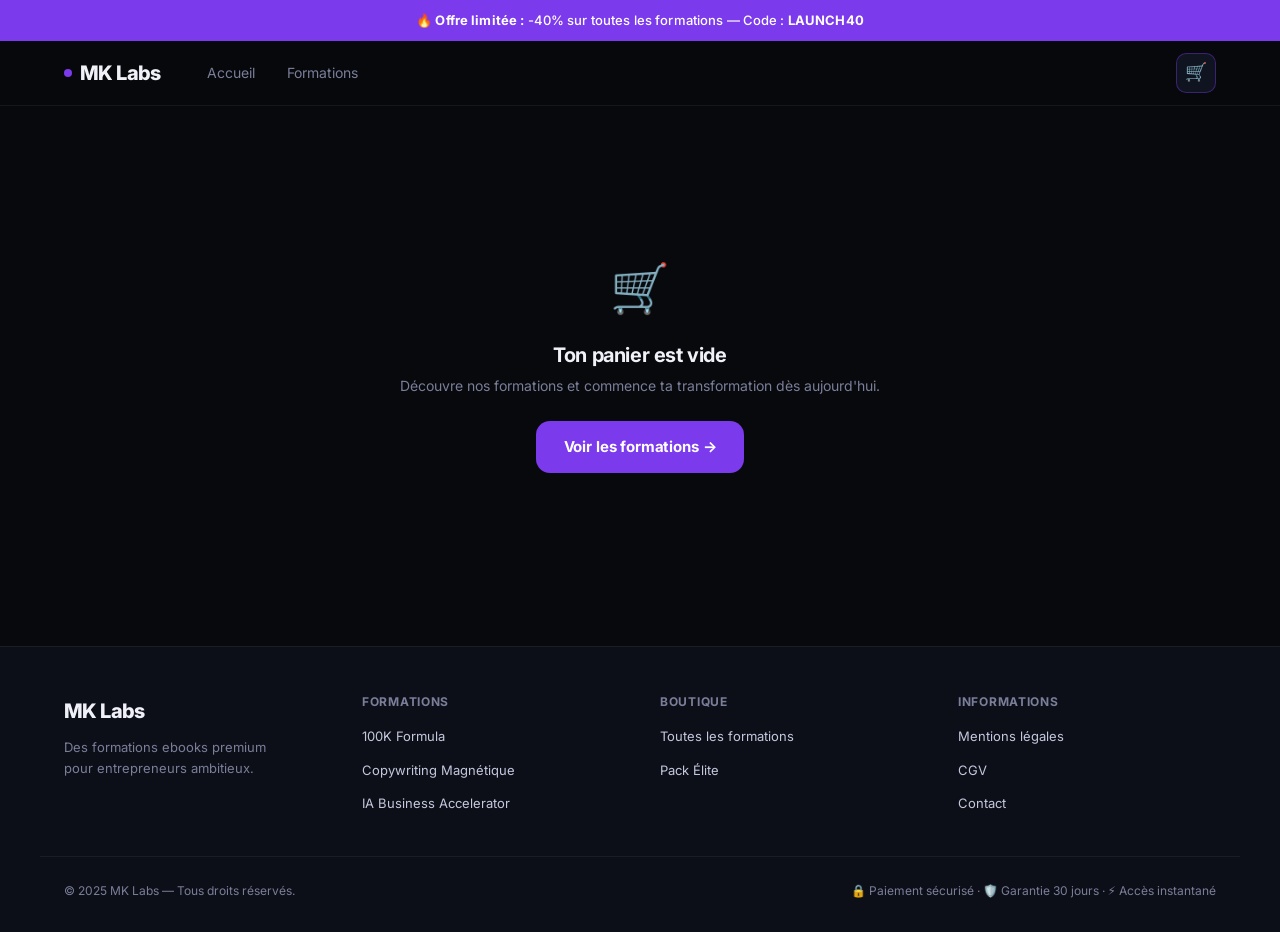
<file: store/panier.html>
<!DOCTYPE html>
<html lang="fr">
<head>
  <meta charset="UTF-8" />
  <meta name="viewport" content="width=device-width, initial-scale=1.0" />
  <title>Mon Panier — MK Labs</title>
  <meta name="description" content="Votre panier MK Labs — Formations ebooks premium." />
  <meta name="theme-color" content="#08090d" />
  <link rel="preconnect" href="https://fonts.googleapis.com" />
  <link rel="preconnect" href="https://fonts.gstatic.com" crossorigin />
  <link href="https://fonts.googleapis.com/css2?family=Inter:wght@400;500;600;700;800;900&display=swap" rel="stylesheet" />
  <link rel="stylesheet" href="css/store.css" />
</head>
<body>

  <!-- ============================================================
       TOP BANNER
       ============================================================ -->
  <div class="topBanner" role="banner">
    🔥 <strong>Offre limitée :</strong> -40% sur toutes les formations — Code : <strong>LAUNCH40</strong>
  </div>

  <!-- ============================================================
       NAV
       ============================================================ -->
  <nav class="nav" role="navigation" aria-label="Navigation principale">
    <div class="navInner">
      <a class="navBrand" href="index.html">
        <span class="dot"></span>MK Labs
      </a>
      <div class="navLinks">
        <a href="index.html">Accueil</a>
        <a href="catalogue.html">Formations</a>
      </div>
      <div class="navRight">
        <a class="navCart" href="panier.html" aria-label="Panier" style="border-color:rgba(124,58,237,0.4);">
          🛒
          <span class="cartBadge" aria-live="polite">0</span>
        </a>
      </div>
    </div>
  </nav>

  <!-- ============================================================
       CART PAGE
       ============================================================ -->
  <main class="cartPage" aria-label="Votre panier">
    <div class="cartPageGrid" id="cartPageGrid">
      <!-- Injecté par JS -->
    </div>
  </main>

  <!-- ============================================================
       UPSELL (si panier non vide et pas de pack)
       ============================================================ -->
  <section id="upsellSection" style="display:none;padding:0 0 64px;" aria-label="Vous pourriez aimer">
    <div class="wrap">
      <div style="background:linear-gradient(135deg,rgba(245,158,11,0.08),rgba(124,58,237,0.08));border:1px solid rgba(245,158,11,0.2);border-radius:20px;padding:32px;display:flex;align-items:center;gap:28px;">
        <div style="font-size:52px;" aria-hidden="true">👑</div>
        <div style="flex:1;">
          <div class="badge gold" style="margin-bottom:8px;">Meilleure offre</div>
          <h3 style="font-size:18px;font-weight:800;margin-bottom:6px;">Passe au Pack Élite et économise gros</h3>
          <p style="font-size:13px;color:var(--muted);">Toutes les formations + bonus exclusifs. Tu économises jusqu'à <strong style="color:var(--gold);">311€</strong> par rapport à l'achat séparé.</p>
        </div>
        <div style="display:flex;flex-direction:column;gap:8px;flex-shrink:0;">
          <a class="btnPrimary gold" href="produit.html?id=pack-elite" style="font-size:13px;padding:12px 20px;white-space:nowrap;">Voir le Pack Élite →</a>
        </div>
      </div>
    </div>
  </section>

  <!-- ============================================================
       FOOTER
       ============================================================ -->
  <footer class="footer" role="contentinfo">
    <div class="footerInner">
      <div class="footerBrand">
        <div class="footerBrandName">MK Labs</div>
        <p class="footerBrandDesc">Des formations ebooks premium pour entrepreneurs ambitieux.</p>
      </div>
      <div class="footerCol">
        <h4>Formations</h4>
        <ul>
          <li><a href="produit.html?id=100k-formula">100K Formula</a></li>
          <li><a href="produit.html?id=copywriting-magnetique">Copywriting Magnétique</a></li>
          <li><a href="produit.html?id=ia-business-accelerator">IA Business Accelerator</a></li>
        </ul>
      </div>
      <div class="footerCol">
        <h4>Boutique</h4>
        <ul>
          <li><a href="catalogue.html">Toutes les formations</a></li>
          <li><a href="produit.html?id=pack-elite">Pack Élite</a></li>
        </ul>
      </div>
      <div class="footerCol">
        <h4>Informations</h4>
        <ul>
          <li><a href="#">Mentions légales</a></li>
          <li><a href="#">CGV</a></li>
          <li><a href="mailto:contact@mklabs.fr">Contact</a></li>
        </ul>
      </div>
    </div>
    <div class="footerBottom">
      <p>© 2025 MK Labs — Tous droits réservés.</p>
      <p>🔒 Paiement sécurisé · 🛡️ Garantie 30 jours · ⚡ Accès instantané</p>
    </div>
  </footer>

  <!-- ============================================================
       SCRIPTS
       ============================================================ -->
  <script src="js/products.js"></script>
  <script src="js/cart.js"></script>
  <script>
  (function () {
    const grid = document.getElementById("cartPageGrid");
    const upsell = document.getElementById("upsellSection");

    function render() {
      const items = cartGet();
      cartUpdateBadge();

      if (items.length === 0) {
        grid.innerHTML = `
          <div class="cartEmpty" style="grid-column:1/-1;">
            <div class="icon" aria-hidden="true">🛒</div>
            <h3>Ton panier est vide</h3>
            <p>Découvre nos formations et commence ta transformation dès aujourd'hui.</p>
            <a class="btnPrimary" href="catalogue.html">Voir les formations →</a>
          </div>`;
        if (upsell) upsell.style.display = "none";
        return;
      }

      const total = cartTotal();
      const count = cartCount();
      const hasMultiple = items.length > 1;
      const hasPack = items.some(i => {
        const p = getProductById(i.id);
        return p && p.pack;
      });

      /* Cart items HTML */
      const itemsHtml = items.map(item => {
        const p = getProductById(item.id);
        if (!p) return "";
        return `
          <div class="cartItem" id="cartItem-${p.id}" aria-label="${p.title}">
            <div class="cartItemCover" style="background:${p.cover.gradient};" aria-hidden="true">
              ${p.cover.emoji}
            </div>
            <div class="cartItemInfo">
              <div class="cartItemTitle">${p.title}</div>
              <div class="cartItemSub">${p.highlights.slice(0,2).join(" · ")}</div>
            </div>
            <div class="cartItemPrice">${formatPrice(p.price)}</div>
            <button class="cartItemRemove" onclick="removeItem('${p.id}')" aria-label="Supprimer ${p.title}">✕</button>
          </div>`;
      }).join("");

      /* Savings */
      const totalOld = items.reduce((acc, item) => {
        const p = getProductById(item.id);
        return acc + (p && p.oldPrice ? p.oldPrice * item.qty : (p ? p.price * item.qty : 0));
      }, 0);
      const saved = totalOld - total;

      /* Checkout URL — si 1 seul produit, lien direct Stripe */
      let checkoutUrl = "#";
      if (items.length === 1) {
        const singleProduct = getProductById(items[0].id);
        if (singleProduct) checkoutUrl = singleProduct.checkoutUrl;
      } else {
        /* Multi-produit : utilise l'URL du produit le plus cher (ou personnalise via Stripe Checkout session) */
        const mostExpensive = items.reduce((best, item) => {
          const p = getProductById(item.id);
          return (p && (!best || p.price > best.price)) ? p : best;
        }, null);
        if (mostExpensive) checkoutUrl = mostExpensive.checkoutUrl;
      }

      grid.innerHTML = `
        <div>
          <h1 class="cartPageTitle">Mon panier</h1>
          <p class="cartPageSub">${count} formation${count > 1 ? "s" : ""} sélectionnée${count > 1 ? "s" : ""}</p>
          <div class="cartItems" aria-live="polite">
            ${itemsHtml}
          </div>
          <div style="margin-top:20px;padding:16px;background:var(--bg-card);border:1px solid var(--border);border-radius:12px;font-size:13px;color:var(--muted);display:flex;align-items:center;gap:8px;">
            🔒 Paiement sécurisé par Stripe · Données chiffrées SSL · Tu ne seras jamais débité deux fois
          </div>
        </div>

        <div>
          <div class="orderSummary" aria-label="Récapitulatif commande">
            <h2 class="orderSummaryTitle">Récapitulatif</h2>

            ${items.map(item => {
              const p = getProductById(item.id);
              if (!p) return "";
              return `<div class="orderLine">
                <span class="label">${p.title}</span>
                <span class="value">${formatPrice(p.price)}</span>
              </div>`;
            }).join("")}

            ${saved > 0 ? `
            <div class="orderLine" style="color:var(--green);">
              <span class="label">Économies</span>
              <span class="value">-${formatPrice(saved)}</span>
            </div>` : ""}

            <div class="orderLine">
              <span class="label">Livraison</span>
              <span class="value" style="color:var(--green);">Gratuite ✓</span>
            </div>

            <div class="orderTotal">
              <span>Total</span>
              <span class="orderTotalValue">${formatPrice(total)}</span>
            </div>

            <a class="btnPrimary checkoutBtn${hasPack ? " gold" : ""}" href="${checkoutUrl}" aria-label="Passer commande">
              Passer commande →
            </a>

            <div class="orderNote">
              <span>🛡️ Garantie satisfait ou remboursé 30 jours</span>
            </div>

            <div style="border-top:1px solid var(--border);padding-top:14px;">
              <p style="font-size:12px;font-weight:700;color:var(--muted);margin-bottom:8px;">CODE PROMO</p>
              <div class="promoRow">
                <input class="promoInput" type="text" id="promoInput" placeholder="Entrer un code" aria-label="Code promo" />
                <button class="promoApplyBtn" id="promoApply" type="button">Appliquer</button>
              </div>
              <div id="promoMsg" style="margin-top:6px;font-size:12px;display:none;"></div>
            </div>

            <div style="font-size:11px;color:var(--muted);display:flex;align-items:center;justify-content:center;gap:12px;padding-top:4px;">
              <span>⚡ Accès immédiat</span>
              <span>🔒 SSL</span>
              <span>🔄 MAJ incluses</span>
            </div>
          </div>

          <div style="margin-top:12px;text-align:center;">
            <a href="catalogue.html" style="font-size:13px;color:var(--muted);">← Continuer mes achats</a>
          </div>
        </div>`;

      /* Upsell si pas de pack */
      if (upsell) upsell.style.display = hasPack ? "none" : "block";

      /* Promo code logic */
      const promoInput = document.getElementById("promoInput");
      const promoApply = document.getElementById("promoApply");
      const promoMsg = document.getElementById("promoMsg");
      const PROMO_CODES = { "LAUNCH40": 40, "MK20": 20, "BIENVENUE10": 10 };

      if (promoApply) {
        promoApply.addEventListener("click", () => {
          const code = (promoInput?.value || "").trim().toUpperCase();
          const pct = PROMO_CODES[code];
          promoMsg.style.display = "block";
          if (pct) {
            promoMsg.className = "promoSuccess";
            promoMsg.textContent = `✓ Code "${code}" appliqué — ${pct}% de réduction !`;
          } else {
            promoMsg.className = "";
            promoMsg.style.color = "var(--red)";
            promoMsg.textContent = "Code invalide ou expiré.";
          }
        });
      }
    }

    function removeItem(productId) {
      cartRemove(productId);
      render();
    }
    window.removeItem = removeItem;

    window.addEventListener("mk:cart:change", render);
    render();
  })();
  </script>

</body>
</html>
</file>
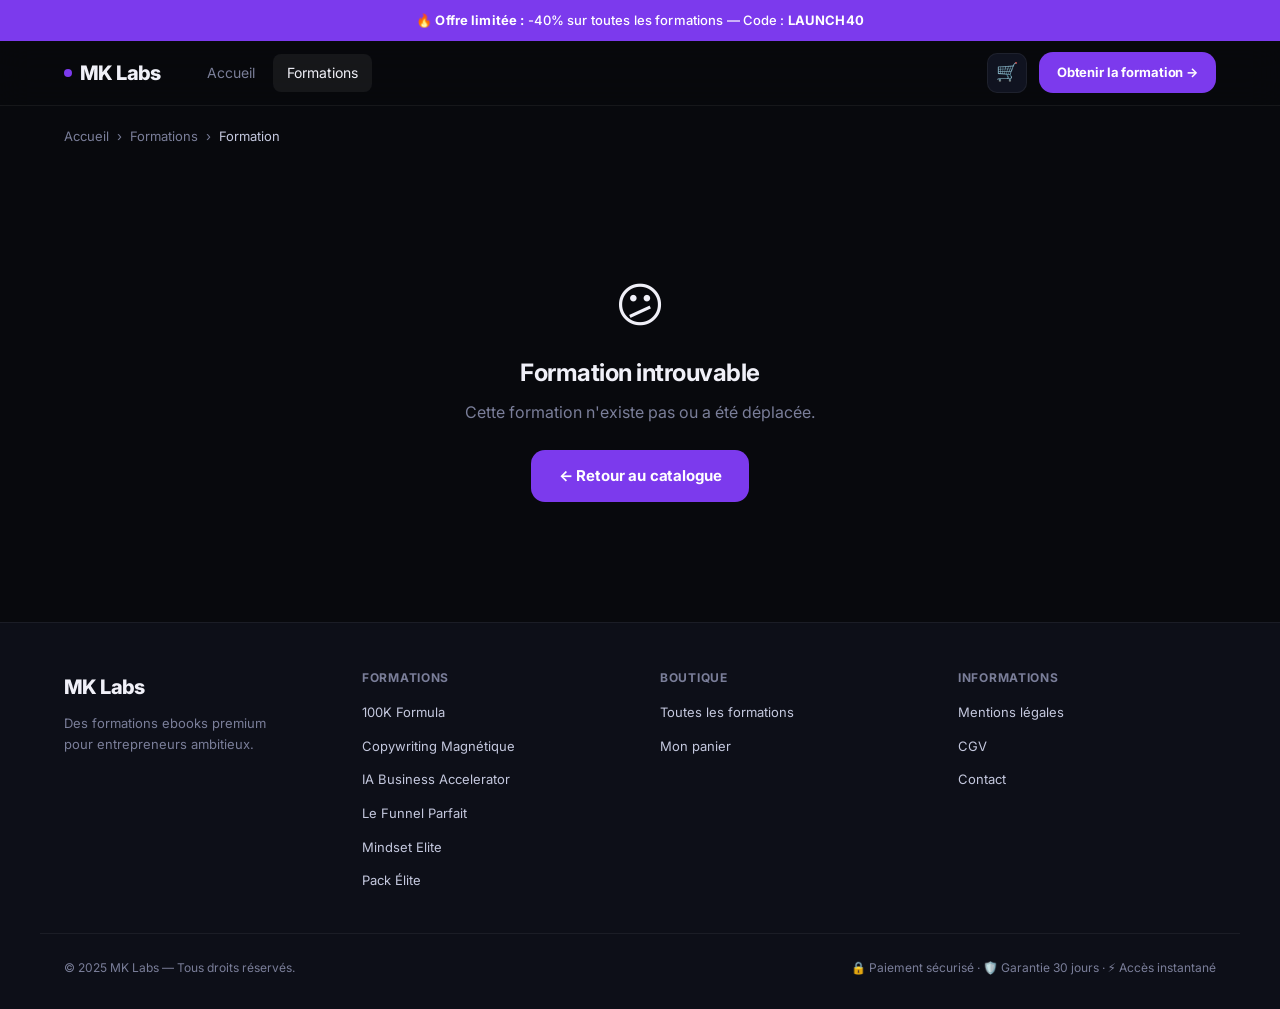
<file: store/produit.html>
<!DOCTYPE html>
<html lang="fr">
<head>
  <meta charset="UTF-8" />
  <meta name="viewport" content="width=device-width, initial-scale=1.0" />
  <title id="pageTitle">Formation — MK Labs</title>
  <meta name="description" id="pageDesc" content="Formations ebooks premium — MK Labs." />
  <meta name="theme-color" content="#08090d" />
  <link rel="preconnect" href="https://fonts.googleapis.com" />
  <link rel="preconnect" href="https://fonts.gstatic.com" crossorigin />
  <link href="https://fonts.googleapis.com/css2?family=Inter:wght@400;500;600;700;800;900&display=swap" rel="stylesheet" />
  <link rel="stylesheet" href="css/store.css" />
</head>
<body>

  <!-- ============================================================
       TOP BANNER
       ============================================================ -->
  <div class="topBanner" role="banner">
    🔥 <strong>Offre limitée :</strong> -40% sur toutes les formations — Code : <strong>LAUNCH40</strong>
  </div>

  <!-- ============================================================
       NAV
       ============================================================ -->
  <nav class="nav" role="navigation" aria-label="Navigation principale">
    <div class="navInner">
      <a class="navBrand" href="index.html">
        <span class="dot"></span>MK Labs
      </a>
      <div class="navLinks">
        <a href="index.html">Accueil</a>
        <a href="catalogue.html" class="active">Formations</a>
      </div>
      <div class="navRight">
        <a class="navCart" href="panier.html" aria-label="Panier">
          🛒
          <span class="cartBadge" aria-live="polite">0</span>
        </a>
        <a class="btnPrimary" id="navCta" href="#buy" style="padding:10px 18px;font-size:13px;">
          Obtenir la formation →
        </a>
      </div>
    </div>
  </nav>

  <!-- ============================================================
       BREADCRUMB
       ============================================================ -->
  <div class="wrap" style="padding-top:20px;padding-bottom:0;">
    <nav aria-label="Fil d'Ariane" style="font-size:13px;color:var(--muted);display:flex;align-items:center;gap:8px;">
      <a href="index.html" style="color:var(--muted);">Accueil</a>
      <span>›</span>
      <a href="catalogue.html" style="color:var(--muted);">Formations</a>
      <span>›</span>
      <span id="breadcrumbTitle" style="color:var(--text2);">Formation</span>
    </nav>
  </div>

  <!-- ============================================================
       PRODUCT PAGE
       ============================================================ -->
  <div id="productContent">
    <!-- Injecté par JS -->
  </div>

  <!-- ============================================================
       RELATED PRODUCTS
       ============================================================ -->
  <section class="productsSection" aria-label="Autres formations" id="relatedSection" style="display:none;">
    <div class="wrap">
      <h2 class="sectionTitle" style="margin-bottom:32px;">Tu pourrais aussi aimer</h2>
      <div class="productsGrid" id="relatedGrid"><!-- injecté --></div>
    </div>
  </section>

  <!-- ============================================================
       CTA FINAL
       ============================================================ -->
  <section class="ctaBanner" id="ctaFinal" style="display:none;" aria-label="Appel à l'action final">
    <div class="ctaBannerBg" aria-hidden="true"></div>
    <div class="ctaBannerInner" id="ctaFinalInner"><!-- injecté --></div>
  </section>

  <!-- ============================================================
       FOOTER
       ============================================================ -->
  <footer class="footer" role="contentinfo">
    <div class="footerInner">
      <div class="footerBrand">
        <div class="footerBrandName">MK Labs</div>
        <p class="footerBrandDesc">Des formations ebooks premium pour entrepreneurs ambitieux.</p>
      </div>
      <div class="footerCol">
        <h4>Formations</h4>
        <ul>
          <li><a href="produit.html?id=100k-formula">100K Formula</a></li>
          <li><a href="produit.html?id=copywriting-magnetique">Copywriting Magnétique</a></li>
          <li><a href="produit.html?id=ia-business-accelerator">IA Business Accelerator</a></li>
          <li><a href="produit.html?id=funnel-parfait">Le Funnel Parfait</a></li>
          <li><a href="produit.html?id=mindset-elite">Mindset Elite</a></li>
          <li><a href="produit.html?id=pack-elite">Pack Élite</a></li>
        </ul>
      </div>
      <div class="footerCol">
        <h4>Boutique</h4>
        <ul>
          <li><a href="catalogue.html">Toutes les formations</a></li>
          <li><a href="panier.html">Mon panier</a></li>
        </ul>
      </div>
      <div class="footerCol">
        <h4>Informations</h4>
        <ul>
          <li><a href="#">Mentions légales</a></li>
          <li><a href="#">CGV</a></li>
          <li><a href="mailto:contact@mklabs.fr">Contact</a></li>
        </ul>
      </div>
    </div>
    <div class="footerBottom">
      <p>© 2025 MK Labs — Tous droits réservés.</p>
      <p>🔒 Paiement sécurisé · 🛡️ Garantie 30 jours · ⚡ Accès instantané</p>
    </div>
  </footer>

  <!-- ============================================================
       SCRIPTS
       ============================================================ -->
  <script src="js/products.js"></script>
  <script src="js/cart.js"></script>
  <script>
  (function () {
    /* ---- Récupère le produit depuis l'URL ---- */
    const params = new URLSearchParams(window.location.search);
    const id = params.get("id");
    const product = id ? getProductById(id) : null;

    if (!product) {
      document.getElementById("productContent").innerHTML = `
        <div style="text-align:center;padding:120px 24px;">
          <div style="font-size:48px;margin-bottom:16px;">😕</div>
          <h2 style="font-size:24px;margin-bottom:12px;">Formation introuvable</h2>
          <p style="color:var(--muted);margin-bottom:24px;">Cette formation n'existe pas ou a été déplacée.</p>
          <a class="btnPrimary" href="catalogue.html">← Retour au catalogue</a>
        </div>`;
      return;
    }

    /* ---- Meta ---- */
    document.getElementById("pageTitle").textContent = `${product.title} — MK Labs`;
    document.getElementById("pageDesc").setAttribute("content", product.subtitle);
    document.getElementById("breadcrumbTitle").textContent = product.title;

    /* ---- Utils ---- */
    function discount(p) {
      if (!p.oldPrice) return 0;
      return Math.round((1 - p.price / p.oldPrice) * 100);
    }
    function stars(n, large) {
      const s = "★".repeat(Math.floor(n));
      return large
        ? `<span style="color:var(--gold);font-size:20px;">${s}</span>`
        : `<span style="color:var(--gold);">${s}</span>`;
    }
    const disc = discount(product);
    const saving = product.oldPrice ? product.oldPrice - product.price : 0;

    /* ---- Buy box HTML ---- */
    const buyBox = `
      <div class="buyBox" id="buy" aria-label="Commander">
        <div class="buyBoxPrice">
          <span class="current">${formatPrice(product.price)}</span>
          ${product.oldPrice ? `<span class="old">${formatPrice(product.oldPrice)}</span>` : ""}
        </div>
        ${disc > 0 ? `<div class="buyBoxSaving">✨ Tu économises ${formatPrice(saving)} (-${disc}%)</div>` : ""}
        <div class="buyBoxIncludes">
          ${product.includes.map(inc => `<div class="buyBoxIncludeItem">${inc}</div>`).join("")}
        </div>
        <a class="btnPrimary buyBoxCta${product.badgeColor === "gold" || product.pack ? " gold" : ""}" href="${product.checkoutUrl}" id="mainBuyBtn">
          Commander maintenant →
        </a>
        <button class="btnSecondary buyBoxCta" id="addCartBtn" style="font-size:14px;padding:12px;">
          🛒 Ajouter au panier
        </button>
        <div class="buyBoxGuarantee">
          <span class="shield" aria-hidden="true">🛡️</span>
          <span>Garantie satisfait ou remboursé <strong>30 jours</strong> — Sans question posée</span>
        </div>
        <div style="display:flex;align-items:center;justify-content:center;gap:16px;font-size:11px;color:var(--muted);padding-top:4px;">
          <span>⚡ Accès immédiat</span>
          <span>🔒 Paiement sécurisé</span>
          <span>🔄 MAJ incluses</span>
        </div>
      </div>`;

    /* ---- Content ---- */
    document.getElementById("productContent").innerHTML = `
      <section class="productPageHero" aria-label="Présentation ${product.title}">
        <div class="productPageGrid">
          <div class="productPageLeft">
            <!-- Cover -->
            <div class="productCoverLarge" style="background:${product.cover.gradient};" aria-hidden="true">
              <span>${product.cover.emoji}</span>
            </div>

            <!-- Header -->
            <div class="badge ${product.badgeColor}" style="margin-bottom:12px;">${product.badge}</div>
            <h1 class="productPageTitle">${product.title}</h1>
            <p class="productPageSub">${product.tagline}</p>

            <div class="productStars">
              ${stars(product.rating, true)}
              <span>${product.rating}/5</span>
              <span>(${product.reviews.toLocaleString("fr-FR")} avis)</span>
              ${product.pages ? `<span>·</span><span>${product.pages} pages</span>` : ""}
            </div>

            <!-- Ce que tu vas apprendre -->
            <div class="contentSection">
              <h2>Ce que tu vas apprendre</h2>
              <div class="learnList" role="list">
                ${product.learnings.map(l => `<div class="learnItem" role="listitem">${l}</div>`).join("")}
              </div>
            </div>

            <!-- Ce qui est inclus -->
            <div class="contentSection">
              <h2>Ce qui est inclus</h2>
              <div class="includesList" role="list">
                ${product.includes.map(inc => `<div class="includeItem" role="listitem">${inc}</div>`).join("")}
              </div>
            </div>

            <!-- Pour qui -->
            <div class="contentSection">
              <h2>C'est fait pour toi si…</h2>
              <div class="forWhoList" role="list">
                ${product.forWho.map(w => `<div class="forWhoItem" role="listitem">${w}</div>`).join("")}
              </div>
            </div>

            <!-- Témoignages -->
            <div class="contentSection">
              <h2>Ce qu'ils en disent</h2>
              <div class="testimonialsGrid" style="grid-template-columns: 1fr 1fr;">
                ${product.testimonials.map(t => `
                  <div class="testimonialCard">
                    <div class="testimonialStars">${"★".repeat(t.stars)}</div>
                    <p class="testimonialText">"${t.text}"</p>
                    <div class="testimonialAuthor">
                      <div class="testimonialAvatar" aria-hidden="true">${t.name.split(" ").map(n=>n[0]).join("")}</div>
                      <div>
                        <div class="testimonialName">${t.name}</div>
                        <div class="testimonialRole">${t.role}</div>
                      </div>
                    </div>
                  </div>`).join("")}
              </div>
            </div>

            <!-- Garantie -->
            <div class="contentSection">
              <div class="guaranteeBox" style="margin:0;">
                <div class="guaranteeIcon" aria-hidden="true">🛡️</div>
                <div class="guaranteeContent">
                  <h3>Garantie satisfait ou remboursé — 30 jours</h3>
                  <p>Tu as 30 jours pour tester. Si ça ne te convient pas pour quelque raison que ce soit, on te rembourse intégralement. <strong>Un email suffit. Aucune question posée.</strong></p>
                </div>
              </div>
            </div>

            <!-- FAQ -->
            <div class="contentSection">
              <h2>Questions fréquentes</h2>
              <div class="faqList" role="list">
                ${product.faq.map(f => `
                  <details class="faqItem" role="listitem">
                    <summary class="faqQ">${f.q} <span class="faqCaret" aria-hidden="true">▶</span></summary>
                    <div class="faqAnswer">${f.a}</div>
                  </details>`).join("")}
              </div>
            </div>

          </div>

          <!-- Buy Box -->
          ${buyBox}
        </div>
      </section>`;

    /* ---- Bouton panier ---- */
    cartUpdateBadge();
    const addCartBtn = document.getElementById("addCartBtn");
    if (addCartBtn) cartBindButton(addCartBtn, product.id);

    /* ---- CTA final ---- */
    const ctaFinal = document.getElementById("ctaFinal");
    const ctaFinalInner = document.getElementById("ctaFinalInner");
    if (ctaFinal && ctaFinalInner) {
      ctaFinal.style.display = "block";
      ctaFinalInner.innerHTML = `
        <h2 class="ctaBannerTitle">Prêt·e à transformer ton business ?</h2>
        <p class="ctaBannerSub">${product.tagline}</p>
        <div class="ctaBannerActions">
          <a class="btnPrimary lg${product.pack || product.badgeColor === "gold" ? " gold" : ""}" href="${product.checkoutUrl}">
            Commander ${product.title} — ${formatPrice(product.price)} →
          </a>
        </div>
        <p style="margin-top:16px;font-size:13px;color:var(--muted);">🛡️ Garantie 30j · ⚡ Accès immédiat · 🔒 Paiement sécurisé</p>`;
    }

    /* ---- Related products ---- */
    const related = MK_PRODUCTS.filter(p => p.id !== product.id && !p.pack).slice(0, 3);
    const relatedSection = document.getElementById("relatedSection");
    const relatedGrid = document.getElementById("relatedGrid");
    if (related.length > 0 && relatedSection && relatedGrid) {
      relatedSection.style.display = "block";
      relatedGrid.innerHTML = related.map(p => {
        const d = discount(p);
        return `
          <article class="productCard" onclick="window.location.href='produit.html?id=${p.id}'" role="link" tabindex="0" aria-label="${p.title}">
            <div class="cardCover" style="background:${p.cover.gradient};">
              <span aria-hidden="true">${p.cover.emoji}</span>
              <span class="cardCoverBadge badge ${p.badgeColor}">${p.badge}</span>
            </div>
            <div class="cardBody">
              <h3 class="cardTitle">${p.title}</h3>
              <p class="cardSub">${p.subtitle}</p>
            </div>
            <div class="cardFooter">
              <div class="cardPricing">
                <span class="cardPrice">${formatPrice(p.price)}</span>
                ${p.oldPrice ? `<span class="cardOldPrice">${formatPrice(p.oldPrice)}</span>` : ""}
                ${d > 0 ? `<span class="cardDiscount">-${d}%</span>` : ""}
              </div>
              <a class="cardCta" href="produit.html?id=${p.id}" onclick="event.stopPropagation()">Voir →</a>
            </div>
          </article>`;
      }).join("");
    }

    /* ---- Keyboard accessibility ---- */
    document.addEventListener("keydown", e => {
      if (e.key === "Enter" && e.target.classList.contains("productCard")) e.target.click();
    });
  })();
  </script>

</body>
</html>
</file>
<file: store/css/store.css>
/* ================================================================
   MK LABS — Design System Boutique Ebooks
   ================================================================ */

/* ---- Reset & Variables ---- */
*, *::before, *::after { box-sizing: border-box; margin: 0; padding: 0; }

:root {
  --bg:          #08090d;
  --bg2:         #0d0f18;
  --bg-card:     #101320;
  --bg-card2:    #141828;
  --border:      rgba(255,255,255,0.06);
  --border2:     rgba(255,255,255,0.10);
  --accent:      #7c3aed;
  --accent2:     #6d28d9;
  --accent-glow: rgba(124,58,237,0.25);
  --accent-soft: rgba(124,58,237,0.12);
  --gold:        #f59e0b;
  --gold-soft:   rgba(245,158,11,0.15);
  --green:       #10b981;
  --green-soft:  rgba(16,185,129,0.12);
  --blue:        #3b82f6;
  --blue-soft:   rgba(59,130,246,0.12);
  --orange:      #f97316;
  --orange-soft: rgba(249,115,22,0.12);
  --red:         #ef4444;
  --text:        #f0f0f8;
  --text2:       #c4c8de;
  --muted:       #7a7e99;
  --dim:         #3d4060;
  --font:        'Inter', system-ui, -apple-system, sans-serif;
  --r:           14px;
  --r-lg:        20px;
  --shadow:      0 4px 24px rgba(0,0,0,0.5);
  --shadow-lg:   0 8px 48px rgba(0,0,0,0.6);
  --max:         1200px;
}

html { scroll-behavior: smooth; }

body {
  font-family: var(--font);
  background: var(--bg);
  color: var(--text);
  line-height: 1.6;
  min-height: 100vh;
  -webkit-font-smoothing: antialiased;
}

a { color: inherit; text-decoration: none; }
img { max-width: 100%; display: block; }
button { cursor: pointer; border: none; background: none; font: inherit; }

/* ---- Utilitaires ---- */
.wrap    { max-width: var(--max); margin: 0 auto; padding: 0 24px; }
.center  { text-align: center; }
.muted   { color: var(--muted); }

/* ---- Top Banner ---- */
.topBanner {
  background: var(--accent);
  color: #fff;
  text-align: center;
  padding: 10px 20px;
  font-size: 13px;
  font-weight: 500;
  letter-spacing: 0.01em;
}
.topBanner strong { font-weight: 700; }
.topBanner a { color: #fff; text-decoration: underline; }

/* ---- Navigation ---- */
.nav {
  position: sticky;
  top: 0;
  z-index: 100;
  background: rgba(8,9,13,0.92);
  backdrop-filter: blur(16px);
  -webkit-backdrop-filter: blur(16px);
  border-bottom: 1px solid var(--border);
}
.navInner {
  max-width: var(--max);
  margin: 0 auto;
  padding: 0 24px;
  height: 64px;
  display: flex;
  align-items: center;
  gap: 32px;
}
.navBrand {
  font-weight: 800;
  font-size: 20px;
  letter-spacing: -0.03em;
  display: flex;
  align-items: center;
  gap: 8px;
  flex-shrink: 0;
}
.navBrand .dot {
  width: 8px; height: 8px;
  border-radius: 50%;
  background: var(--accent);
  display: inline-block;
}
.navLinks {
  display: flex;
  align-items: center;
  gap: 4px;
  flex: 1;
}
.navLinks a {
  padding: 8px 14px;
  border-radius: 8px;
  font-size: 14px;
  color: var(--muted);
  transition: color .15s, background .15s;
}
.navLinks a:hover, .navLinks a.active {
  color: var(--text);
  background: rgba(255,255,255,0.06);
}
.navRight {
  display: flex;
  align-items: center;
  gap: 12px;
  flex-shrink: 0;
}
.navCart {
  position: relative;
  display: flex;
  align-items: center;
  justify-content: center;
  width: 40px; height: 40px;
  border-radius: 10px;
  background: var(--bg-card);
  border: 1px solid var(--border);
  font-size: 18px;
  transition: border-color .15s, background .15s;
}
.navCart:hover { background: var(--bg-card2); border-color: var(--border2); }
.cartBadge {
  position: absolute;
  top: -6px; right: -6px;
  background: var(--accent);
  color: #fff;
  font-size: 10px;
  font-weight: 700;
  width: 18px; height: 18px;
  border-radius: 50%;
  display: none;
  align-items: center;
  justify-content: center;
}

/* ---- Buttons ---- */
.btnPrimary {
  display: inline-flex;
  align-items: center;
  gap: 8px;
  padding: 14px 28px;
  background: var(--accent);
  color: #fff;
  border-radius: var(--r);
  font-size: 15px;
  font-weight: 700;
  letter-spacing: -0.01em;
  transition: background .15s, transform .1s, box-shadow .15s;
  box-shadow: 0 0 0 0 var(--accent-glow);
}
.btnPrimary:hover {
  background: var(--accent2);
  transform: translateY(-1px);
  box-shadow: 0 6px 24px var(--accent-glow);
}
.btnPrimary:active { transform: translateY(0); }
.btnPrimary.lg { padding: 18px 36px; font-size: 17px; border-radius: 16px; }
.btnPrimary.gold {
  background: var(--gold);
  box-shadow: 0 0 0 0 rgba(245,158,11,0.3);
}
.btnPrimary.gold:hover {
  background: #d97706;
  box-shadow: 0 6px 24px rgba(245,158,11,0.3);
}
.btnPrimary.inCart {
  background: var(--green);
  box-shadow: 0 6px 24px var(--green-soft);
}

.btnSecondary {
  display: inline-flex;
  align-items: center;
  gap: 8px;
  padding: 14px 28px;
  background: transparent;
  color: var(--text);
  border: 1px solid var(--border2);
  border-radius: var(--r);
  font-size: 15px;
  font-weight: 600;
  transition: background .15s, border-color .15s;
}
.btnSecondary:hover { background: rgba(255,255,255,0.05); border-color: rgba(255,255,255,0.2); }
.btnSecondary.lg { padding: 18px 36px; font-size: 17px; border-radius: 16px; }

/* ---- Badges ---- */
.badge {
  display: inline-flex;
  align-items: center;
  gap: 5px;
  padding: 4px 10px;
  border-radius: 100px;
  font-size: 11px;
  font-weight: 700;
  letter-spacing: 0.04em;
  text-transform: uppercase;
}
.badge.gold    { background: var(--gold-soft);   color: var(--gold);   border: 1px solid rgba(245,158,11,0.2); }
.badge.green   { background: var(--green-soft);  color: var(--green);  border: 1px solid rgba(16,185,129,0.2); }
.badge.blue    { background: var(--blue-soft);   color: var(--blue);   border: 1px solid rgba(59,130,246,0.2); }
.badge.purple  { background: var(--accent-soft); color: #a78bfa;       border: 1px solid rgba(124,58,237,0.2); }
.badge.orange  { background: var(--orange-soft); color: var(--orange); border: 1px solid rgba(249,115,22,0.2); }

/* ---- Section titles ---- */
.sectionKicker {
  display: inline-flex;
  align-items: center;
  gap: 8px;
  padding: 5px 14px;
  background: var(--accent-soft);
  border: 1px solid rgba(124,58,237,0.2);
  border-radius: 100px;
  font-size: 12px;
  font-weight: 700;
  letter-spacing: 0.08em;
  text-transform: uppercase;
  color: #a78bfa;
  margin-bottom: 20px;
}
h1, h2, h3, h4 { letter-spacing: -0.02em; line-height: 1.2; }
.sectionTitle { font-size: clamp(28px, 4vw, 42px); font-weight: 800; }
.sectionSub   { font-size: 17px; color: var(--text2); max-width: 560px; line-height: 1.6; margin-top: 12px; }

/* ================================================================
   HERO (Homepage)
   ================================================================ */
.hero {
  padding: 100px 0 80px;
  position: relative;
  overflow: hidden;
}
.heroBg {
  position: absolute;
  inset: 0;
  background: radial-gradient(ellipse 80% 60% at 50% -10%, rgba(124,58,237,0.18) 0%, transparent 70%);
  pointer-events: none;
}
.heroInner {
  max-width: var(--max);
  margin: 0 auto;
  padding: 0 24px;
  display: grid;
  grid-template-columns: 1fr 1fr;
  gap: 64px;
  align-items: center;
}
.heroKicker {
  display: inline-flex;
  align-items: center;
  gap: 8px;
  padding: 6px 14px;
  background: var(--gold-soft);
  border: 1px solid rgba(245,158,11,0.2);
  border-radius: 100px;
  font-size: 12px;
  font-weight: 700;
  letter-spacing: 0.08em;
  text-transform: uppercase;
  color: var(--gold);
  margin-bottom: 24px;
}
.heroKicker .pulse {
  width: 6px; height: 6px;
  border-radius: 50%;
  background: var(--gold);
  animation: pulse 2s infinite;
}
@keyframes pulse {
  0%, 100% { opacity: 1; transform: scale(1); }
  50% { opacity: 0.5; transform: scale(0.8); }
}
.heroTitle {
  font-size: clamp(36px, 5vw, 58px);
  font-weight: 900;
  line-height: 1.08;
  letter-spacing: -0.04em;
  margin-bottom: 20px;
}
.heroTitle .accent { color: var(--accent); }
.heroTitle .gradient {
  background: linear-gradient(135deg, #a78bfa, #7c3aed);
  -webkit-background-clip: text;
  -webkit-text-fill-color: transparent;
  background-clip: text;
}
.heroSub {
  font-size: 18px;
  color: var(--text2);
  line-height: 1.6;
  margin-bottom: 36px;
  max-width: 480px;
}
.heroActions {
  display: flex;
  align-items: center;
  gap: 12px;
  flex-wrap: wrap;
  margin-bottom: 40px;
}
.heroStats {
  display: flex;
  gap: 32px;
  padding-top: 32px;
  border-top: 1px solid var(--border);
}
.heroStat {}
.heroStat .num {
  font-size: 26px;
  font-weight: 800;
  letter-spacing: -0.03em;
  color: var(--text);
}
.heroStat .label {
  font-size: 12px;
  color: var(--muted);
  margin-top: 2px;
}

/* Hero right — Ebook stack */
.heroVisual {
  display: flex;
  align-items: center;
  justify-content: center;
  position: relative;
}
.ebookStack {
  position: relative;
  width: 280px;
  height: 360px;
}
.ebookCard3D {
  position: absolute;
  width: 220px;
  height: 300px;
  border-radius: 16px;
  border: 1px solid rgba(255,255,255,0.1);
  display: flex;
  flex-direction: column;
  align-items: center;
  justify-content: center;
  gap: 12px;
  box-shadow: 0 20px 60px rgba(0,0,0,0.6);
  transition: transform .3s;
}
.ebookCard3D .emojiLarge { font-size: 52px; }
.ebookCard3D .ebookCardTitle { font-size: 15px; font-weight: 700; text-align: center; padding: 0 16px; }
.ebookCard3D .ebookCardPrice { font-size: 22px; font-weight: 800; color: var(--gold); }
.ebookCard3D:nth-child(1) {
  background: linear-gradient(135deg, #1e1b4b 0%, #4f46e5 60%, #7c3aed 100%);
  left: 60px; top: 0;
  z-index: 3;
}
.ebookCard3D:nth-child(2) {
  background: linear-gradient(135deg, #0c1445 0%, #1a237e 50%, #283593 100%);
  left: 30px; top: 30px;
  z-index: 2;
  opacity: 0.7;
  transform: rotate(-4deg);
}
.ebookCard3D:nth-child(3) {
  background: linear-gradient(135deg, #0a2e0a 0%, #1a4a1a 50%, #2d7a2d 100%);
  left: 0; top: 50px;
  z-index: 1;
  opacity: 0.5;
  transform: rotate(-8deg);
}
.ebookStack:hover .ebookCard3D:nth-child(1) { transform: translateY(-8px) rotate(2deg); }

/* ================================================================
   MARQUEE
   ================================================================ */
.marqueeSection {
  border-top: 1px solid var(--border);
  border-bottom: 1px solid var(--border);
  padding: 16px 0;
  overflow: hidden;
  background: var(--bg2);
}
.marqueeTrack {
  display: flex;
  gap: 40px;
  animation: marquee 30s linear infinite;
  width: max-content;
}
.marqueeTrack span { white-space: nowrap; font-size: 13px; color: var(--muted); font-weight: 500; }
.marqueeTrack span.sep { color: var(--dim); }
@keyframes marquee {
  from { transform: translateX(0); }
  to   { transform: translateX(-50%); }
}

/* ================================================================
   PRODUCT CARDS
   ================================================================ */
.productsSection { padding: 80px 0; }
.productsGrid {
  display: grid;
  grid-template-columns: repeat(auto-fill, minmax(320px, 1fr));
  gap: 20px;
  margin-top: 48px;
}

.productCard {
  background: var(--bg-card);
  border: 1px solid var(--border);
  border-radius: var(--r-lg);
  overflow: hidden;
  display: flex;
  flex-direction: column;
  transition: border-color .2s, transform .2s, box-shadow .2s;
  cursor: pointer;
}
.productCard:hover {
  border-color: rgba(124,58,237,0.3);
  transform: translateY(-4px);
  box-shadow: 0 16px 48px rgba(0,0,0,0.4), 0 0 0 1px rgba(124,58,237,0.15);
}
.productCard.featured {
  border-color: rgba(124,58,237,0.25);
  box-shadow: 0 0 40px rgba(124,58,237,0.08);
}

.cardCover {
  height: 180px;
  display: flex;
  align-items: center;
  justify-content: center;
  font-size: 64px;
  position: relative;
  flex-shrink: 0;
}
.cardCoverBadge {
  position: absolute;
  top: 14px;
  left: 14px;
}

.cardBody {
  padding: 20px;
  display: flex;
  flex-direction: column;
  gap: 12px;
  flex: 1;
}
.cardTitle { font-size: 18px; font-weight: 800; letter-spacing: -0.02em; }
.cardSub   { font-size: 13px; color: var(--muted); line-height: 1.5; }

.cardMeta {
  display: flex;
  align-items: center;
  gap: 12px;
  font-size: 12px;
  color: var(--muted);
}
.cardMeta .stars { color: var(--gold); }
.cardMeta .dot   { width: 3px; height: 3px; border-radius: 50%; background: var(--dim); }

.cardHighlights {
  display: flex;
  flex-wrap: wrap;
  gap: 6px;
}
.cardHighlight {
  padding: 3px 9px;
  background: rgba(255,255,255,0.04);
  border: 1px solid var(--border);
  border-radius: 100px;
  font-size: 11px;
  color: var(--muted);
}

.cardFooter {
  padding: 16px 20px;
  border-top: 1px solid var(--border);
  display: flex;
  align-items: center;
  justify-content: space-between;
  gap: 12px;
}
.cardPricing {}
.cardPrice {
  font-size: 22px;
  font-weight: 800;
  letter-spacing: -0.03em;
}
.cardOldPrice {
  font-size: 13px;
  color: var(--muted);
  text-decoration: line-through;
  margin-left: 6px;
}
.cardDiscount {
  font-size: 11px;
  font-weight: 700;
  color: var(--green);
  background: var(--green-soft);
  padding: 2px 6px;
  border-radius: 4px;
  margin-left: 6px;
}
.cardCta {
  display: inline-flex;
  align-items: center;
  gap: 6px;
  padding: 10px 18px;
  background: var(--accent);
  color: #fff;
  border-radius: 10px;
  font-size: 13px;
  font-weight: 700;
  transition: background .15s, transform .1s;
  white-space: nowrap;
  flex-shrink: 0;
}
.cardCta:hover { background: var(--accent2); transform: scale(1.02); }
.cardCta.gold  { background: var(--gold); }
.cardCta.gold:hover { background: #d97706; }

/* Pack card special */
.productCard.packCard {
  border-color: rgba(245,158,11,0.25);
  background: linear-gradient(135deg, #1c1917 0%, #101320 100%);
  grid-column: 1 / -1;
  display: grid;
  grid-template-columns: 220px 1fr auto;
  align-items: center;
}
.productCard.packCard .cardCover {
  height: 100%;
  border-radius: 0;
  min-height: 140px;
}
.productCard.packCard .cardBody { border-radius: 0; }
.productCard.packCard .cardFooter {
  border-top: none;
  border-left: 1px solid var(--border);
  flex-direction: column;
  align-items: stretch;
  padding: 24px;
  min-width: 200px;
}
.productCard.packCard .cardCta { justify-content: center; }

/* ================================================================
   SOCIAL PROOF
   ================================================================ */
.proofSection {
  padding: 80px 0;
  background: var(--bg2);
  border-top: 1px solid var(--border);
  border-bottom: 1px solid var(--border);
}
.proofNumbers {
  display: grid;
  grid-template-columns: repeat(4, 1fr);
  gap: 32px;
  text-align: center;
  margin-bottom: 64px;
}
.proofNum .number {
  font-size: clamp(36px, 5vw, 52px);
  font-weight: 900;
  letter-spacing: -0.04em;
  background: linear-gradient(135deg, #f0f0f8, #a78bfa);
  -webkit-background-clip: text;
  -webkit-text-fill-color: transparent;
  background-clip: text;
}
.proofNum .label { font-size: 14px; color: var(--muted); margin-top: 6px; }

.testimonialsGrid {
  display: grid;
  grid-template-columns: repeat(3, 1fr);
  gap: 20px;
}
.testimonialCard {
  background: var(--bg-card);
  border: 1px solid var(--border);
  border-radius: var(--r);
  padding: 24px;
  display: flex;
  flex-direction: column;
  gap: 14px;
}
.testimonialStars { color: var(--gold); font-size: 14px; }
.testimonialText  { font-size: 14px; color: var(--text2); line-height: 1.7; font-style: italic; }
.testimonialAuthor {
  display: flex;
  align-items: center;
  gap: 10px;
  margin-top: auto;
}
.testimonialAvatar {
  width: 36px; height: 36px;
  border-radius: 50%;
  background: var(--accent-soft);
  border: 1px solid rgba(124,58,237,0.2);
  display: flex;
  align-items: center;
  justify-content: center;
  font-size: 14px;
  font-weight: 700;
  color: #a78bfa;
  flex-shrink: 0;
}
.testimonialName { font-size: 13px; font-weight: 600; }
.testimonialRole { font-size: 11px; color: var(--muted); }

/* ================================================================
   GARANTIE / TRUST
   ================================================================ */
.trustSection { padding: 80px 0; }
.trustGrid {
  display: grid;
  grid-template-columns: repeat(3, 1fr);
  gap: 20px;
  margin-top: 48px;
}
.trustCard {
  background: var(--bg-card);
  border: 1px solid var(--border);
  border-radius: var(--r);
  padding: 28px;
  display: flex;
  flex-direction: column;
  gap: 12px;
}
.trustCard .icon   { font-size: 32px; }
.trustCard h3      { font-size: 17px; font-weight: 700; }
.trustCard p       { font-size: 14px; color: var(--muted); line-height: 1.6; }

.guaranteeBox {
  margin-top: 48px;
  background: linear-gradient(135deg, rgba(16,185,129,0.08), rgba(16,185,129,0.04));
  border: 1px solid rgba(16,185,129,0.2);
  border-radius: var(--r-lg);
  padding: 40px;
  display: flex;
  align-items: center;
  gap: 32px;
}
.guaranteeIcon { font-size: 64px; flex-shrink: 0; }
.guaranteeContent h3 { font-size: 22px; font-weight: 800; color: var(--green); margin-bottom: 8px; }
.guaranteeContent p  { font-size: 15px; color: var(--text2); line-height: 1.6; }

/* ================================================================
   CTA BANNER
   ================================================================ */
.ctaBanner {
  padding: 100px 0;
  text-align: center;
  position: relative;
  overflow: hidden;
}
.ctaBannerBg {
  position: absolute;
  inset: 0;
  background: radial-gradient(ellipse 60% 70% at 50% 50%, rgba(124,58,237,0.2) 0%, transparent 70%);
  pointer-events: none;
}
.ctaBannerInner { position: relative; z-index: 1; max-width: 600px; margin: 0 auto; padding: 0 24px; }
.ctaBannerTitle { font-size: clamp(32px, 4vw, 48px); font-weight: 900; margin-bottom: 16px; }
.ctaBannerSub   { font-size: 17px; color: var(--text2); margin-bottom: 36px; }
.ctaBannerActions { display: flex; align-items: center; justify-content: center; gap: 12px; flex-wrap: wrap; }

/* ================================================================
   FOOTER
   ================================================================ */
.footer {
  background: var(--bg2);
  border-top: 1px solid var(--border);
  padding: 48px 0 32px;
}
.footerInner {
  max-width: var(--max);
  margin: 0 auto;
  padding: 0 24px;
  display: grid;
  grid-template-columns: 1fr 1fr 1fr 1fr;
  gap: 40px;
  margin-bottom: 40px;
}
.footerBrand {}
.footerBrandName { font-size: 20px; font-weight: 800; letter-spacing: -0.03em; margin-bottom: 10px; }
.footerBrandDesc { font-size: 13px; color: var(--muted); line-height: 1.6; max-width: 220px; }
.footerCol h4  { font-size: 12px; font-weight: 700; letter-spacing: 0.06em; text-transform: uppercase; color: var(--muted); margin-bottom: 14px; }
.footerCol ul  { list-style: none; display: flex; flex-direction: column; gap: 8px; }
.footerCol li a { font-size: 13px; color: var(--text2); transition: color .15s; }
.footerCol li a:hover { color: var(--text); }
.footerBottom {
  max-width: var(--max);
  margin: 0 auto;
  padding: 24px 24px 0;
  border-top: 1px solid var(--border);
  display: flex;
  align-items: center;
  justify-content: space-between;
  flex-wrap: wrap;
  gap: 12px;
}
.footerBottom p { font-size: 12px; color: var(--muted); }

/* ================================================================
   CATALOGUE PAGE
   ================================================================ */
.catalogueHero {
  padding: 64px 0 48px;
  text-align: center;
}
.filterBar {
  display: flex;
  align-items: center;
  justify-content: center;
  gap: 8px;
  flex-wrap: wrap;
  margin: 32px 0;
}
.filterBtn {
  padding: 8px 18px;
  border-radius: 100px;
  font-size: 13px;
  font-weight: 600;
  background: var(--bg-card);
  border: 1px solid var(--border);
  color: var(--muted);
  transition: all .15s;
}
.filterBtn:hover  { border-color: var(--border2); color: var(--text); }
.filterBtn.active { background: var(--accent-soft); border-color: rgba(124,58,237,0.4); color: #a78bfa; }

/* ================================================================
   PRODUCT PAGE
   ================================================================ */
.productPageHero {
  padding: 64px 0;
}
.productPageGrid {
  max-width: var(--max);
  margin: 0 auto;
  padding: 0 24px;
  display: grid;
  grid-template-columns: 1fr 380px;
  gap: 64px;
  align-items: start;
}
.productPageLeft {}
.productPageTitle { font-size: clamp(28px, 4vw, 44px); font-weight: 900; margin: 16px 0 12px; }
.productPageSub   { font-size: 17px; color: var(--text2); line-height: 1.6; margin-bottom: 24px; }

.productStars { display: flex; align-items: center; gap: 8px; margin-bottom: 20px; }
.productStars .stars { color: var(--gold); font-size: 16px; }
.productStars span   { font-size: 13px; color: var(--muted); }

.productCoverLarge {
  width: 100%;
  aspect-ratio: 4/3;
  border-radius: var(--r-lg);
  display: flex;
  align-items: center;
  justify-content: center;
  font-size: 80px;
  margin-bottom: 36px;
  border: 1px solid rgba(255,255,255,0.08);
}

/* Sticky buy box */
.buyBox {
  position: sticky;
  top: 88px;
  background: var(--bg-card);
  border: 1px solid var(--border);
  border-radius: var(--r-lg);
  padding: 28px;
  display: flex;
  flex-direction: column;
  gap: 20px;
}
.buyBoxPrice {
  display: flex;
  align-items: baseline;
  gap: 10px;
}
.buyBoxPrice .current { font-size: 38px; font-weight: 900; letter-spacing: -0.04em; }
.buyBoxPrice .old     { font-size: 18px; color: var(--muted); text-decoration: line-through; }
.buyBoxSaving {
  display: inline-flex;
  align-items: center;
  gap: 5px;
  background: var(--green-soft);
  border: 1px solid rgba(16,185,129,0.2);
  color: var(--green);
  padding: 4px 10px;
  border-radius: 6px;
  font-size: 12px;
  font-weight: 700;
}
.buyBoxIncludes { display: flex; flex-direction: column; gap: 8px; }
.buyBoxIncludeItem {
  display: flex;
  align-items: center;
  gap: 8px;
  font-size: 13px;
  color: var(--text2);
}
.buyBoxIncludeItem::before {
  content: "✓";
  color: var(--green);
  font-weight: 700;
  flex-shrink: 0;
}
.buyBoxCta { width: 100%; justify-content: center; font-size: 16px; padding: 16px; }
.buyBoxGuarantee {
  display: flex;
  align-items: center;
  gap: 8px;
  font-size: 12px;
  color: var(--muted);
  padding: 12px 16px;
  background: var(--bg);
  border-radius: 10px;
  border: 1px solid var(--border);
}
.buyBoxGuarantee .shield { font-size: 18px; }

/* Product content sections */
.contentSection { padding: 40px 0; border-top: 1px solid var(--border); }
.contentSection h2 { font-size: 22px; font-weight: 800; margin-bottom: 20px; }
.learnList {
  display: flex;
  flex-direction: column;
  gap: 10px;
}
.learnItem {
  display: flex;
  align-items: flex-start;
  gap: 10px;
  font-size: 14px;
  color: var(--text2);
  line-height: 1.5;
}
.learnItem::before {
  content: "→";
  color: var(--accent);
  font-weight: 700;
  flex-shrink: 0;
  margin-top: 1px;
}
.forWhoList {
  display: grid;
  grid-template-columns: 1fr 1fr;
  gap: 10px;
}
.forWhoItem {
  display: flex;
  align-items: flex-start;
  gap: 8px;
  padding: 12px 16px;
  background: var(--bg-card);
  border: 1px solid var(--border);
  border-radius: 10px;
  font-size: 13px;
  color: var(--text2);
  line-height: 1.4;
}
.forWhoItem::before {
  content: "✓";
  color: var(--green);
  font-weight: 700;
  flex-shrink: 0;
}
.includesList {
  display: flex;
  flex-direction: column;
  gap: 8px;
}
.includeItem {
  display: flex;
  align-items: center;
  gap: 10px;
  padding: 12px 16px;
  background: var(--bg-card);
  border: 1px solid var(--border);
  border-radius: 10px;
  font-size: 14px;
}
.includeItem::before {
  content: "📦";
  flex-shrink: 0;
}

/* FAQ */
.faqList { display: flex; flex-direction: column; gap: 8px; }
.faqItem {
  background: var(--bg-card);
  border: 1px solid var(--border);
  border-radius: var(--r);
  overflow: hidden;
}
.faqItem summary {
  padding: 16px 20px;
  font-size: 15px;
  font-weight: 600;
  cursor: pointer;
  display: flex;
  align-items: center;
  justify-content: space-between;
  list-style: none;
  user-select: none;
  transition: background .15s;
}
.faqItem summary:hover { background: rgba(255,255,255,0.03); }
.faqItem summary::-webkit-details-marker { display: none; }
.faqItem[open] summary { border-bottom: 1px solid var(--border); }
.faqAnswer { padding: 16px 20px; font-size: 14px; color: var(--muted); line-height: 1.7; }
.faqCaret  { font-size: 10px; color: var(--muted); transition: transform .2s; }
.faqItem[open] .faqCaret { transform: rotate(90deg); }

/* ================================================================
   PANIER (Cart)
   ================================================================ */
.cartPage { padding: 64px 0; min-height: 60vh; }
.cartPageGrid {
  max-width: var(--max);
  margin: 0 auto;
  padding: 0 24px;
  display: grid;
  grid-template-columns: 1fr 380px;
  gap: 48px;
  align-items: start;
}
.cartPageTitle { font-size: 32px; font-weight: 900; margin-bottom: 8px; }
.cartPageSub   { font-size: 15px; color: var(--muted); margin-bottom: 32px; }
.cartEmpty {
  text-align: center;
  padding: 80px 0;
}
.cartEmpty .icon  { font-size: 48px; margin-bottom: 16px; }
.cartEmpty h3     { font-size: 20px; font-weight: 700; margin-bottom: 8px; }
.cartEmpty p      { font-size: 14px; color: var(--muted); margin-bottom: 24px; }

.cartItems { display: flex; flex-direction: column; gap: 12px; }
.cartItem {
  display: flex;
  align-items: center;
  gap: 16px;
  padding: 16px;
  background: var(--bg-card);
  border: 1px solid var(--border);
  border-radius: var(--r);
}
.cartItemCover {
  width: 60px; height: 60px;
  border-radius: 10px;
  display: flex;
  align-items: center;
  justify-content: center;
  font-size: 28px;
  flex-shrink: 0;
}
.cartItemInfo { flex: 1; min-width: 0; }
.cartItemTitle { font-size: 15px; font-weight: 700; white-space: nowrap; overflow: hidden; text-overflow: ellipsis; }
.cartItemSub   { font-size: 12px; color: var(--muted); margin-top: 3px; }
.cartItemPrice { font-size: 18px; font-weight: 800; flex-shrink: 0; }
.cartItemRemove {
  width: 28px; height: 28px;
  border-radius: 6px;
  display: flex; align-items: center; justify-content: center;
  color: var(--muted);
  transition: color .15s, background .15s;
  font-size: 16px;
  flex-shrink: 0;
}
.cartItemRemove:hover { color: var(--red); background: rgba(239,68,68,0.1); }

.orderSummary {
  background: var(--bg-card);
  border: 1px solid var(--border);
  border-radius: var(--r-lg);
  padding: 28px;
  display: flex;
  flex-direction: column;
  gap: 16px;
  position: sticky;
  top: 88px;
}
.orderSummaryTitle { font-size: 18px; font-weight: 800; }
.orderLine {
  display: flex;
  align-items: center;
  justify-content: space-between;
  font-size: 14px;
}
.orderLine .label { color: var(--muted); }
.orderLine .value { font-weight: 600; }
.orderTotal {
  display: flex;
  align-items: center;
  justify-content: space-between;
  padding-top: 12px;
  border-top: 1px solid var(--border);
  font-size: 17px;
  font-weight: 800;
}
.orderTotalValue { font-size: 24px; letter-spacing: -0.03em; }
.checkoutBtn {
  width: 100%;
  justify-content: center;
  padding: 16px;
  font-size: 16px;
  border-radius: 14px;
}
.orderNote {
  display: flex;
  align-items: center;
  gap: 6px;
  font-size: 11px;
  color: var(--muted);
  justify-content: center;
}
.promoRow { display: flex; gap: 8px; }
.promoInput {
  flex: 1;
  background: var(--bg);
  border: 1px solid var(--border);
  border-radius: 10px;
  padding: 10px 14px;
  font: inherit;
  color: var(--text);
  font-size: 13px;
  outline: none;
  transition: border-color .15s;
}
.promoInput:focus { border-color: rgba(124,58,237,0.4); }
.promoApplyBtn {
  padding: 10px 16px;
  background: var(--bg-card2);
  border: 1px solid var(--border);
  border-radius: 10px;
  font-size: 13px;
  font-weight: 600;
  color: var(--text);
  transition: background .15s;
}
.promoApplyBtn:hover { background: rgba(255,255,255,0.08); }
.promoSuccess { color: var(--green); font-size: 12px; font-weight: 600; }

/* ================================================================
   MERCI PAGE
   ================================================================ */
.merciPage {
  min-height: 80vh;
  display: flex;
  align-items: center;
  justify-content: center;
  text-align: center;
  padding: 64px 24px;
}
.merciBox {
  max-width: 560px;
  display: flex;
  flex-direction: column;
  align-items: center;
  gap: 20px;
}
.merciIcon { font-size: 72px; animation: bounceIn .6s ease; }
@keyframes bounceIn {
  0%   { transform: scale(0.3); opacity: 0; }
  50%  { transform: scale(1.1); }
  100% { transform: scale(1); opacity: 1; }
}
.merciTitle { font-size: clamp(28px, 4vw, 42px); font-weight: 900; }
.merciSub   { font-size: 16px; color: var(--text2); line-height: 1.6; }
.merciSteps {
  width: 100%;
  display: flex;
  flex-direction: column;
  gap: 12px;
  margin: 8px 0;
}
.merciStep {
  display: flex;
  align-items: center;
  gap: 14px;
  padding: 14px 18px;
  background: var(--bg-card);
  border: 1px solid var(--border);
  border-radius: var(--r);
  text-align: left;
}
.merciStep .num {
  width: 28px; height: 28px;
  border-radius: 50%;
  background: var(--accent-soft);
  border: 1px solid rgba(124,58,237,0.3);
  color: #a78bfa;
  font-size: 13px;
  font-weight: 800;
  display: flex; align-items: center; justify-content: center;
  flex-shrink: 0;
}
.merciStep .text    { font-size: 14px; }
.merciStep .subtext { font-size: 12px; color: var(--muted); margin-top: 2px; }

/* ================================================================
   TOAST
   ================================================================ */
.cartToast {
  position: fixed;
  bottom: 24px;
  right: 24px;
  background: var(--green);
  color: #fff;
  padding: 12px 20px;
  border-radius: 12px;
  font-size: 14px;
  font-weight: 700;
  box-shadow: 0 8px 32px rgba(0,0,0,0.4);
  transform: translateY(80px);
  opacity: 0;
  transition: transform .3s cubic-bezier(.34,1.56,.64,1), opacity .3s;
  z-index: 9999;
  pointer-events: none;
}
.cartToast.show { transform: translateY(0); opacity: 1; }

/* ================================================================
   RESPONSIVE
   ================================================================ */
@media (max-width: 900px) {
  .heroInner    { grid-template-columns: 1fr; gap: 48px; }
  .heroVisual   { display: none; }
  .proofNumbers { grid-template-columns: repeat(2, 1fr); }
  .testimonialsGrid { grid-template-columns: 1fr; }
  .trustGrid    { grid-template-columns: 1fr; }
  .productPageGrid { grid-template-columns: 1fr; }
  .buyBox       { position: static; }
  .cartPageGrid { grid-template-columns: 1fr; }
  .orderSummary { position: static; }
  .footerInner  { grid-template-columns: 1fr 1fr; }
  .productCard.packCard { grid-template-columns: 1fr; }
  .productCard.packCard .cardFooter { border-left: none; border-top: 1px solid var(--border); min-width: auto; }
  .navLinks { display: none; }
  .forWhoList { grid-template-columns: 1fr; }
}

@media (max-width: 600px) {
  .proofNumbers { grid-template-columns: 1fr 1fr; }
  .footerInner  { grid-template-columns: 1fr; gap: 28px; }
  .productsGrid { grid-template-columns: 1fr; }
  .heroStats    { gap: 20px; }
  .guaranteeBox { flex-direction: column; text-align: center; }
}
</file>
